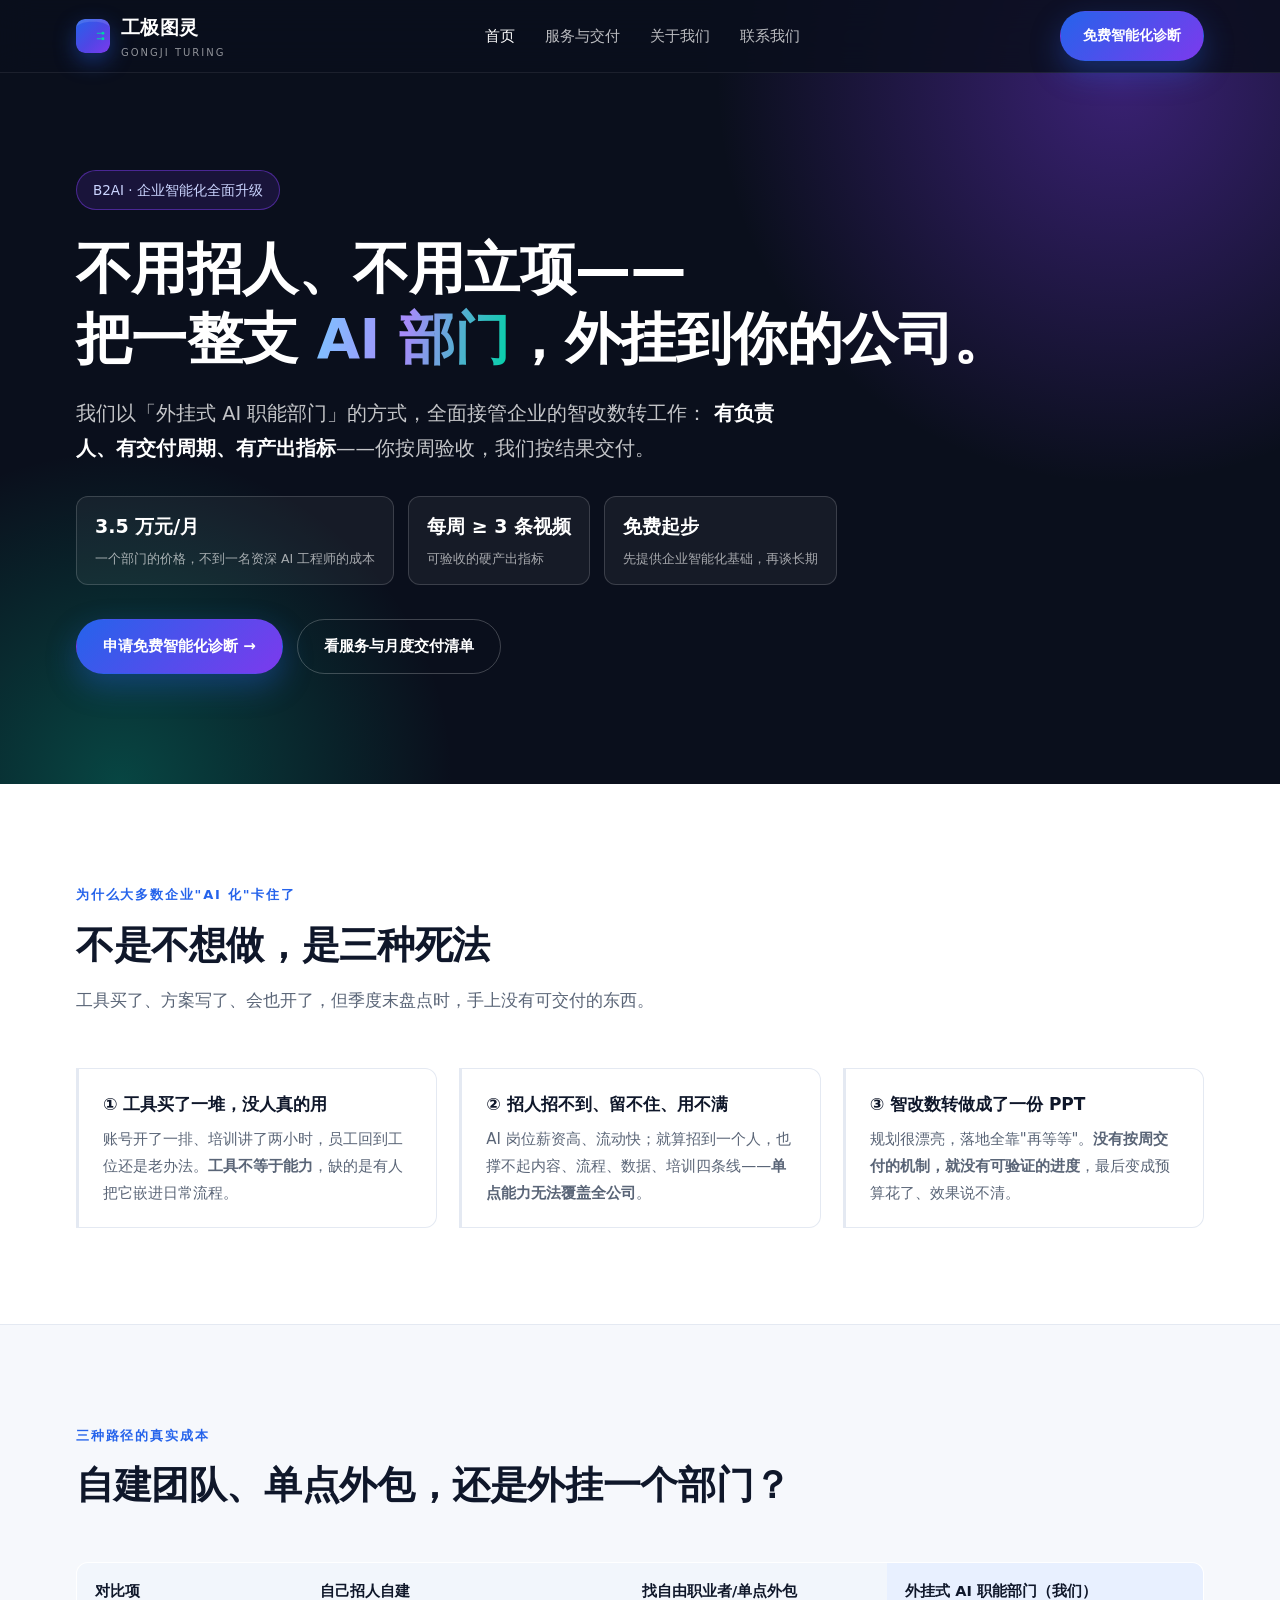
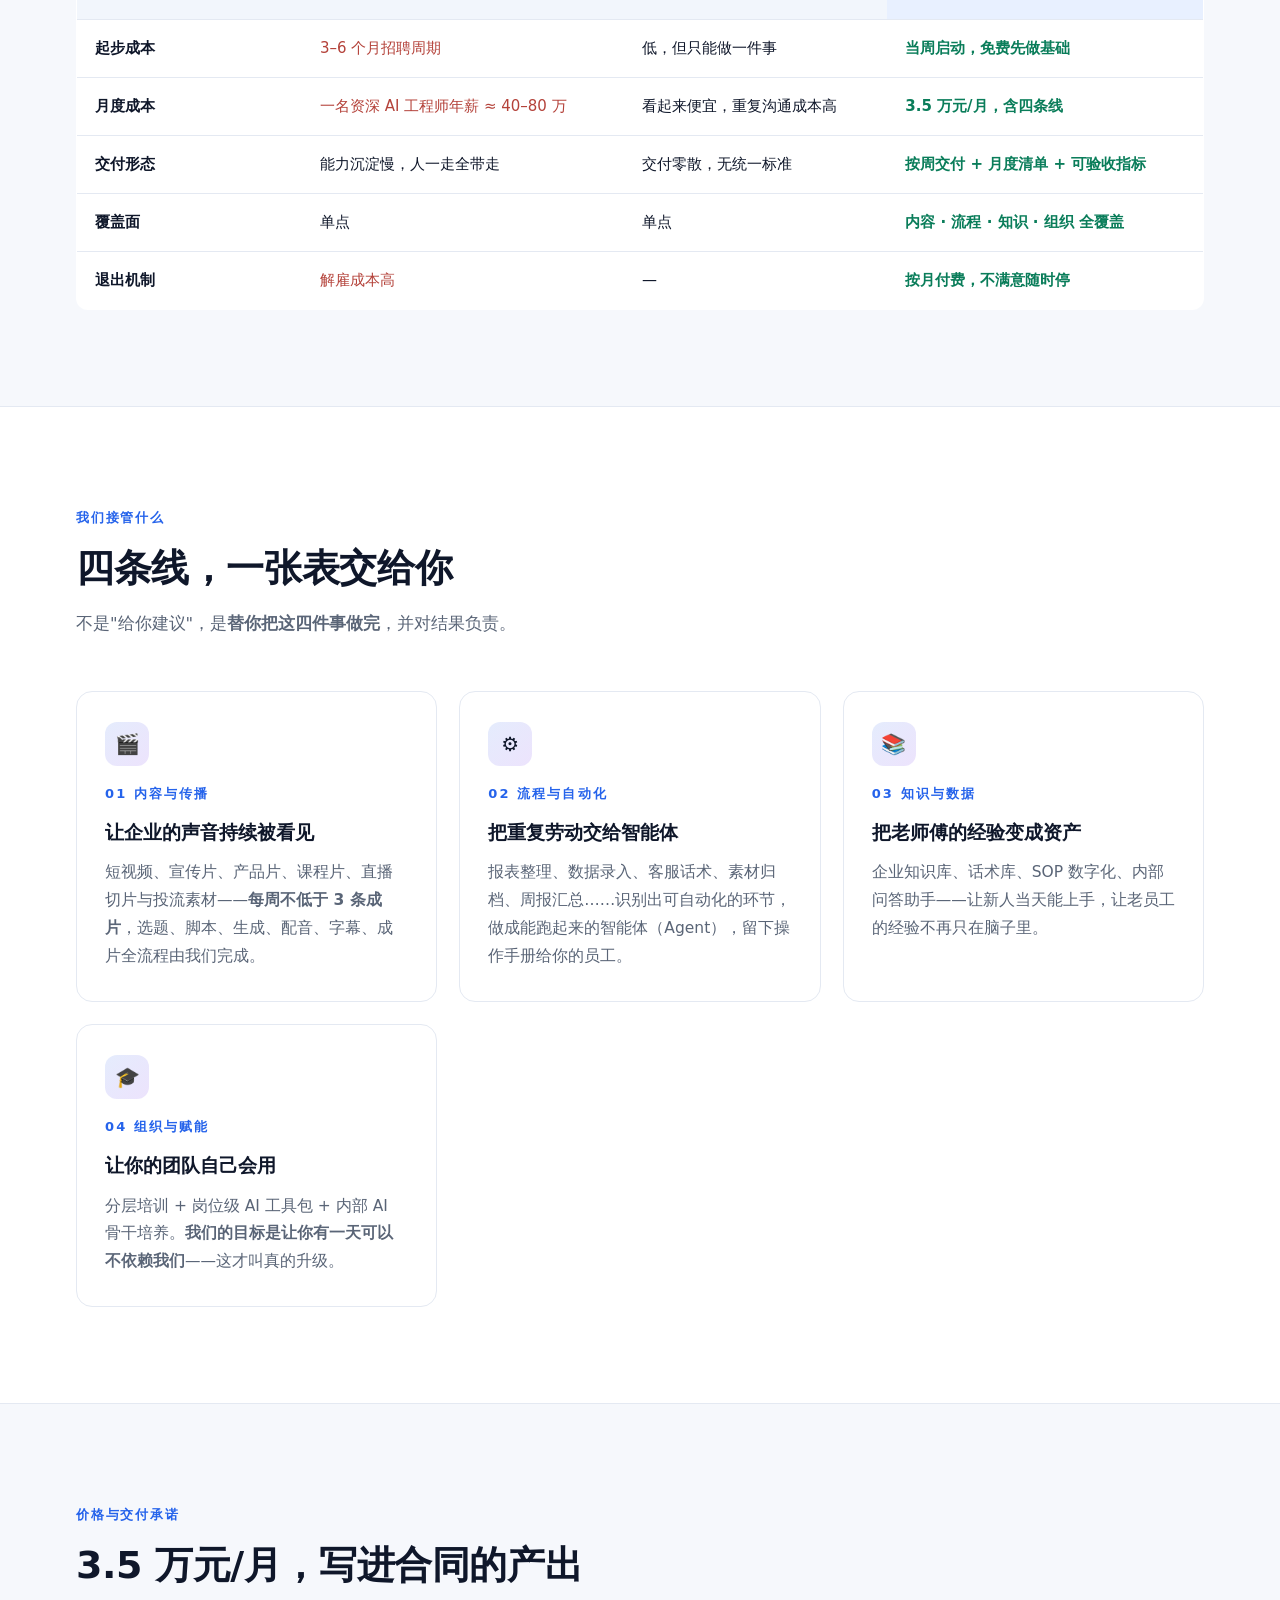
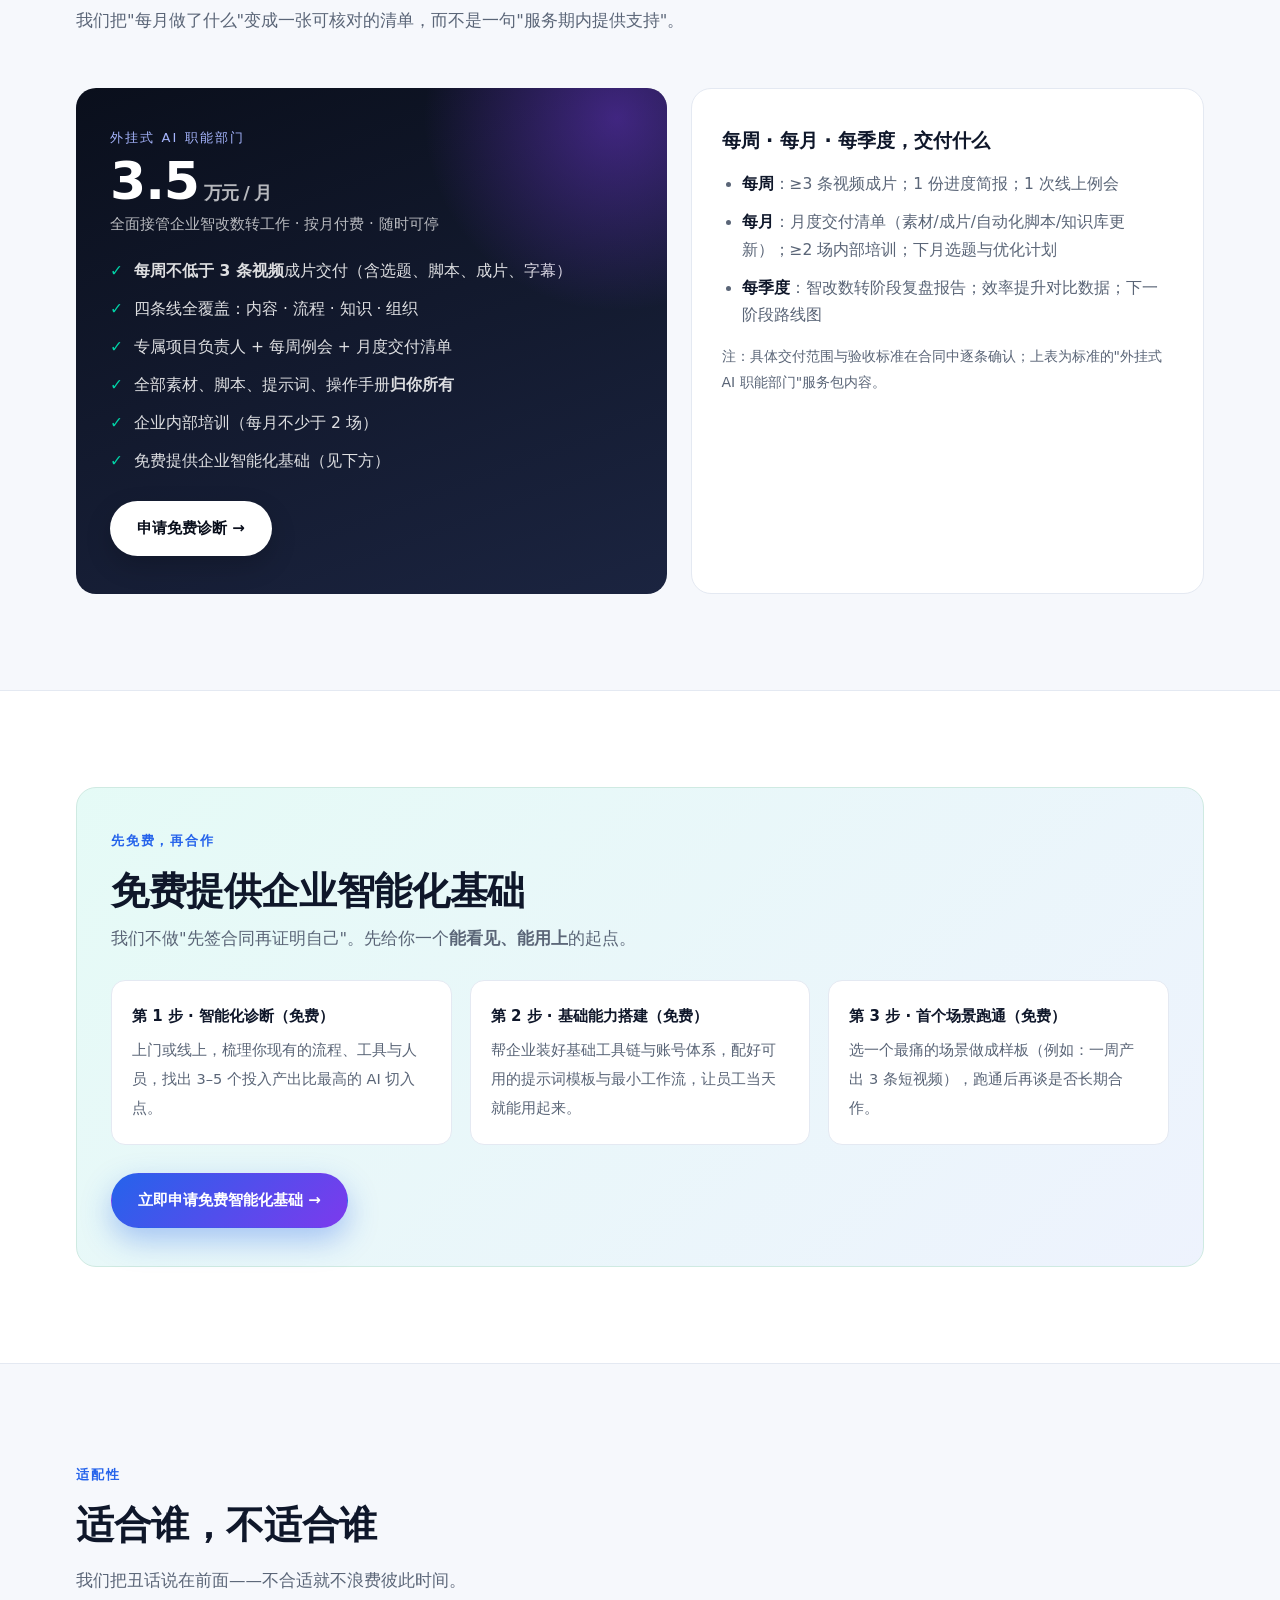
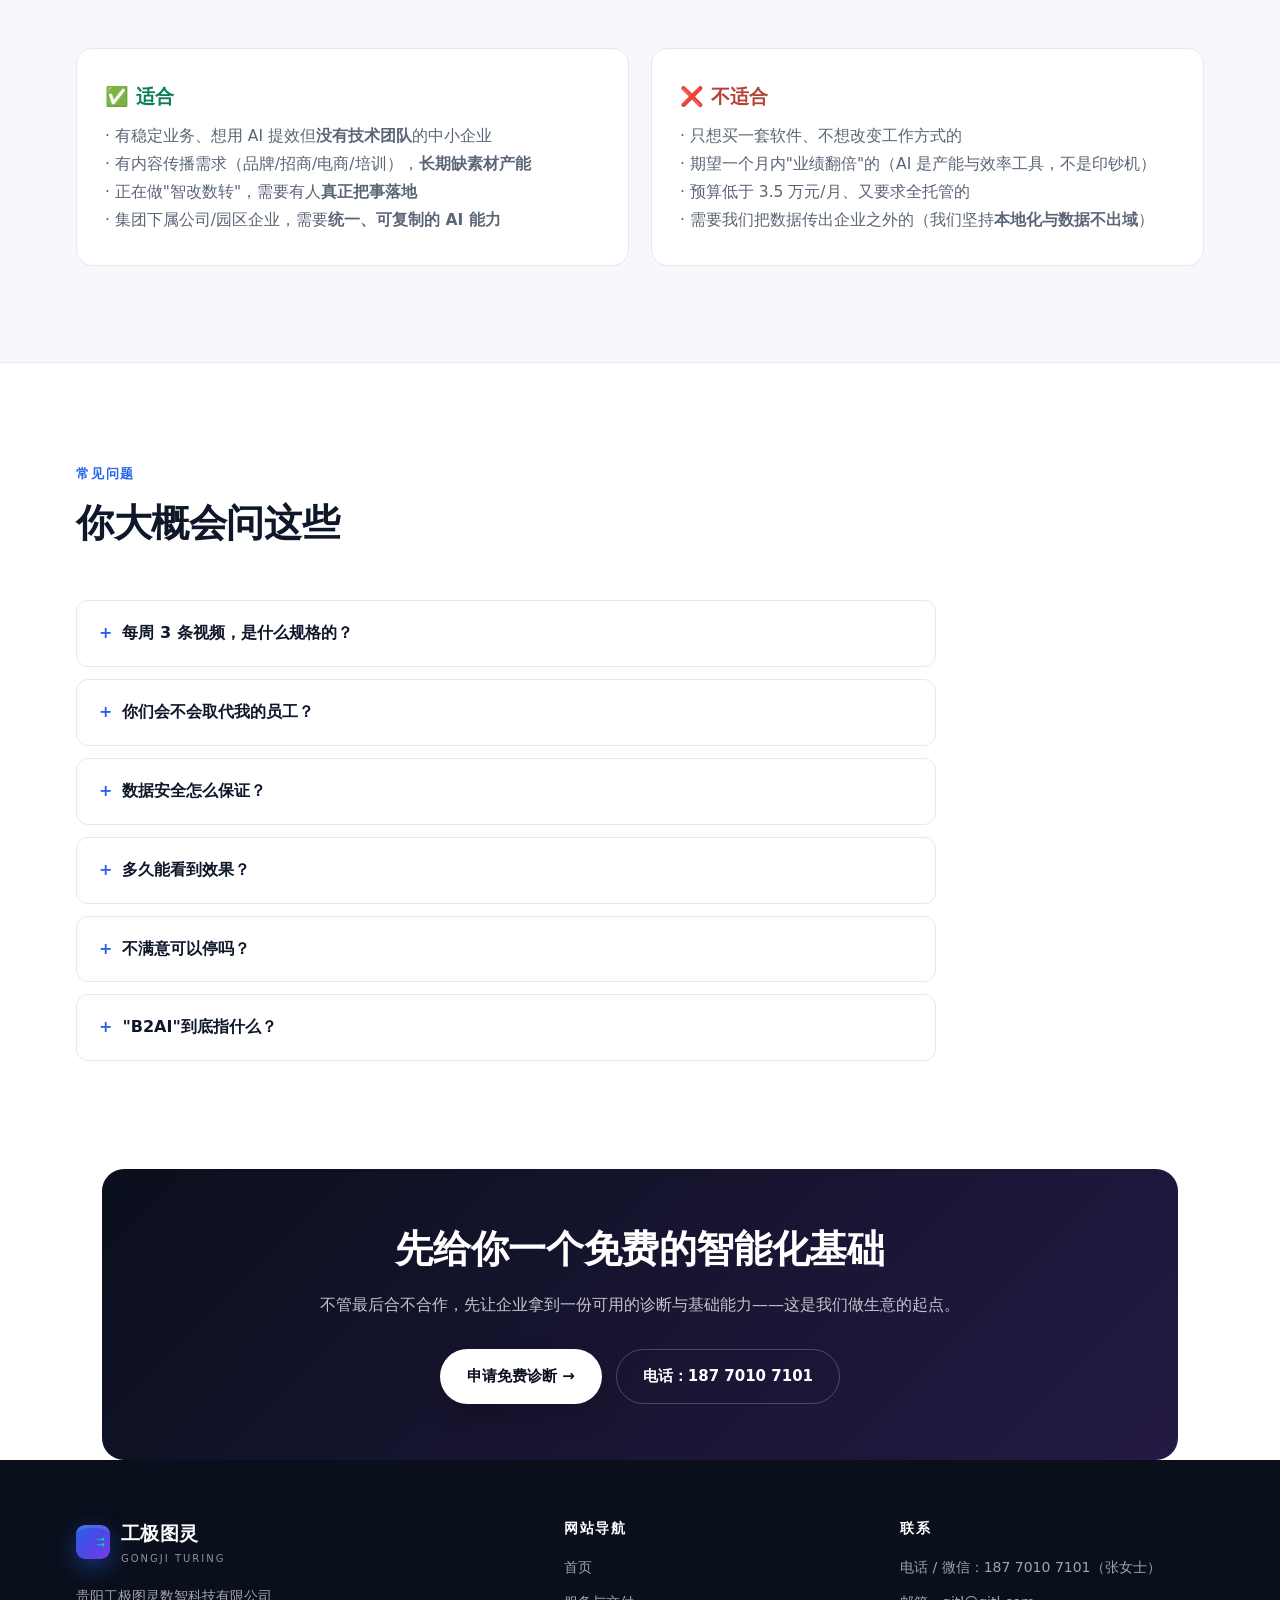
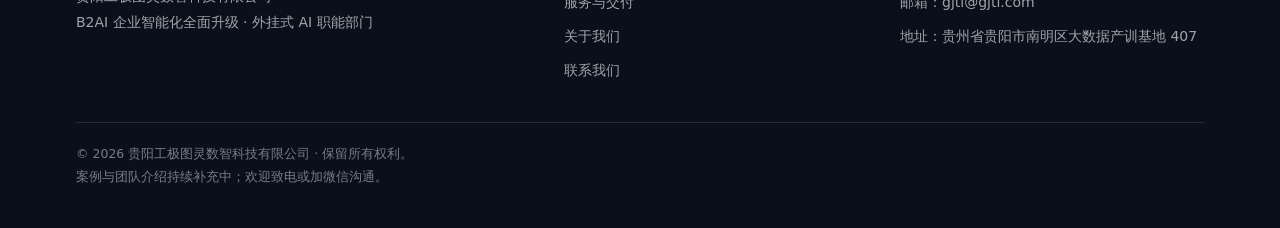
<file: index.html>
<!DOCTYPE html>
<html lang="zh-CN">
<head>
<meta charset="UTF-8">
<meta name="viewport" content="width=device-width, initial-scale=1">
<title>工极图灵 — B2AI 企业智能化全面升级 · 外挂式 AI 职能部门</title>
<meta name="description" content="贵阳工极图灵数智科技有限公司：以「外挂式 AI 职能部门」模式全面接管企业智改数转工作。3.5 万元/月，每周不低于 3 条视频产出，免费提供企业智能化基础。">
<link rel="icon" href="assets/favicon.svg">
<link rel="stylesheet" href="style.css">
</head>
<body>

<header>
  <div class="wrap">
    <a class="brand" href="index.html"><img class="mark" src="assets/logo.svg" alt="工极图灵"><span>工极图灵<small>GONGJI TURING</small></span></a>
    <nav class="main">
      <a href="index.html" class="active">首页</a>
      <a href="service.html">服务与交付</a>
      <a href="about.html">关于我们</a>
      <a href="contact.html">联系我们</a>
    </nav>
    <a class="btn btn-primary" href="contact.html" style="padding:11px 22px;font-size:14px">免费智能化诊断</a>
  </div>
</header>

<!-- ================= HERO ================= -->
<div class="hero">
  <div class="wrap">
    <span class="badge">B2AI · 企业智能化全面升级</span>
    <h1>不用招人、不用立项——<br>把一整支 <em>AI 部门</em>，外挂到你的公司。</h1>
    <p class="lead">
      我们以「外挂式 AI 职能部门」的方式，全面接管企业的智改数转工作：
      <b style="color:#fff">有负责人、有交付周期、有产出指标</b>——你按周验收，我们按结果交付。
    </p>
    <div class="kpis">
      <div class="kpi"><b>3.5 万元/月</b><span>一个部门的价格，不到一名资深 AI 工程师的成本</span></div>
      <div class="kpi"><b>每周 ≥ 3 条视频</b><span>可验收的硬产出指标</span></div>
      <div class="kpi"><b>免费起步</b><span>先提供企业智能化基础，再谈长期</span></div>
    </div>
    <div class="hero-actions">
      <a class="btn btn-primary" href="contact.html">申请免费智能化诊断 →</a>
      <a class="btn btn-ghost" href="service.html">看服务与月度交付清单</a>
    </div>
  </div>
</div>

<!-- ================= 痛点 ================= -->
<section>
  <div class="wrap">
    <div class="sec-head reveal">
      <span class="tag">为什么大多数企业"AI 化"卡住了</span>
      <h2>不是不想做，是三种死法</h2>
      <p class="sub">工具买了、方案写了、会也开了，但季度末盘点时，手上没有可交付的东西。</p>
    </div>
    <div class="grid">
      <div class="pain reveal">
        <h3>① 工具买了一堆，没人真的用</h3>
        <p>账号开了一排、培训讲了两小时，员工回到工位还是老办法。<b>工具不等于能力</b>，缺的是有人把它嵌进日常流程。</p>
      </div>
      <div class="pain reveal">
        <h3>② 招人招不到、留不住、用不满</h3>
        <p>AI 岗位薪资高、流动快；就算招到一个人，也撑不起内容、流程、数据、培训四条线——<b>单点能力无法覆盖全公司</b>。</p>
      </div>
      <div class="pain reveal">
        <h3>③ 智改数转做成了一份 PPT</h3>
        <p>规划很漂亮，落地全靠"再等等"。<b>没有按周交付的机制，就没有可验证的进度</b>，最后变成预算花了、效果说不清。</p>
      </div>
    </div>
  </div>
</section>

<!-- ================= 模式对比 ================= -->
<section class="alt">
  <div class="wrap">
    <div class="sec-head reveal">
      <span class="tag">三种路径的真实成本</span>
      <h2>自建团队、单点外包，还是外挂一个部门？</h2>
    </div>
    <div class="reveal" style="overflow-x:auto">
      <table>
        <thead>
          <tr><th style="width:20%">对比项</th><th>自己招人自建</th><th>找自由职业者/单点外包</th><th style="background:#e8f0ff">外挂式 AI 职能部门（我们）</th></tr>
        </thead>
        <tbody>
          <tr><td><b>起步成本</b></td><td class="no">3–6 个月招聘周期</td><td>低，但只能做一件事</td><td class="yes">当周启动，免费先做基础</td></tr>
          <tr><td><b>月度成本</b></td><td class="no">一名资深 AI 工程师年薪 ≈ 40–80 万</td><td>看起来便宜，重复沟通成本高</td><td class="yes">3.5 万元/月，含四条线</td></tr>
          <tr><td><b>交付形态</b></td><td>能力沉淀慢，人一走全带走</td><td>交付零散，无统一标准</td><td class="yes">按周交付 + 月度清单 + 可验收指标</td></tr>
          <tr><td><b>覆盖面</b></td><td>单点</td><td>单点</td><td class="yes">内容 · 流程 · 知识 · 组织 全覆盖</td></tr>
          <tr><td><b>退出机制</b></td><td class="no">解雇成本高</td><td>—</td><td class="yes">按月付费，不满意随时停</td></tr>
        </tbody>
      </table>
    </div>
  </div>
</section>

<!-- ================= 四块接管 ================= -->
<section>
  <div class="wrap">
    <div class="sec-head reveal">
      <span class="tag">我们接管什么</span>
      <h2>四条线，一张表交给你</h2>
      <p class="sub">不是"给你建议"，是<b>替你把这四件事做完</b>，并对结果负责。</p>
    </div>
    <div class="grid">
      <div class="card reveal">
        <div class="ico">🎬</div>
        <div class="no">01 内容与传播</div>
        <h3>让企业的声音持续被看见</h3>
        <p>短视频、宣传片、产品片、课程片、直播切片与投流素材——<b>每周不低于 3 条成片</b>，选题、脚本、生成、配音、字幕、成片全流程由我们完成。</p>
      </div>
      <div class="card reveal">
        <div class="ico">⚙️</div>
        <div class="no">02 流程与自动化</div>
        <h3>把重复劳动交给智能体</h3>
        <p>报表整理、数据录入、客服话术、素材归档、周报汇总……识别出可自动化的环节，做成能跑起来的智能体（Agent），留下操作手册给你的员工。</p>
      </div>
      <div class="card reveal">
        <div class="ico">📚</div>
        <div class="no">03 知识与数据</div>
        <h3>把老师傅的经验变成资产</h3>
        <p>企业知识库、话术库、SOP 数字化、内部问答助手——让新人当天能上手，让老员工的经验不再只在脑子里。</p>
      </div>
      <div class="card reveal">
        <div class="ico">🎓</div>
        <div class="no">04 组织与赋能</div>
        <h3>让你的团队自己会用</h3>
        <p>分层培训 + 岗位级 AI 工具包 + 内部 AI 骨干培养。<b>我们的目标是让你有一天可以不依赖我们</b>——这才叫真的升级。</p>
      </div>
    </div>
  </div>
</section>

<!-- ================= 价格与交付承诺 ================= -->
<section class="alt" id="price">
  <div class="wrap">
    <div class="sec-head reveal">
      <span class="tag">价格与交付承诺</span>
      <h2>3.5 万元/月，写进合同的产出</h2>
      <p class="sub">我们把"每月做了什么"变成一张可核对的清单，而不是一句"服务期内提供支持"。</p>
    </div>

    <div class="price-wrap">
      <div class="price-card reveal">
        <div style="font-size:13px;letter-spacing:.16em;color:#a5b4fc">外挂式 AI 职能部门</div>
        <div class="amount">3.5<small> 万元 / 月</small></div>
        <div style="color:rgba(255,255,255,.7);font-size:15px">全面接管企业智改数转工作 · 按月付费 · 随时可停</div>
        <ul>
          <li><b>每周不低于 3 条视频</b>成片交付（含选题、脚本、成片、字幕）</li>
          <li>四条线全覆盖：内容 · 流程 · 知识 · 组织</li>
          <li>专属项目负责人 + 每周例会 + 月度交付清单</li>
          <li>全部素材、脚本、提示词、操作手册<b>归你所有</b></li>
          <li>企业内部培训（每月不少于 2 场）</li>
          <li>免费提供企业智能化基础（见下方）</li>
        </ul>
        <div style="margin-top:26px"><a class="btn btn-light" href="contact.html">申请免费诊断 →</a></div>
      </div>

      <div class="include reveal">
        <h3 style="margin-bottom:14px">每周 · 每月 · 每季度，交付什么</h3>
        <ul>
          <li><b>每周</b>：≥3 条视频成片；1 份进度简报；1 次线上例会</li>
          <li><b>每月</b>：月度交付清单（素材/成片/自动化脚本/知识库更新）；≥2 场内部培训；下月选题与优化计划</li>
          <li><b>每季度</b>：智改数转阶段复盘报告；效率提升对比数据；下一阶段路线图</li>
        </ul>
        <p class="dim" style="font-size:14px;margin-top:14px">
          注：具体交付范围与验收标准在合同中逐条确认；上表为标准的"外挂式 AI 职能部门"服务包内容。
        </p>
      </div>
    </div>
  </div>
</section>

<!-- ================= 免费起步 ================= -->
<section>
  <div class="wrap">
    <div class="free reveal">
      <span class="tag">先免费，再合作</span>
      <h2>免费提供企业智能化基础</h2>
      <p class="sub">我们不做"先签合同再证明自己"。先给你一个<b>能看见、能用上</b>的起点。</p>
      <div class="steps">
        <div class="step">
          <b>第 1 步 · 智能化诊断（免费）</b>
          <span>上门或线上，梳理你现有的流程、工具与人员，找出 3–5 个投入产出比最高的 AI 切入点。</span>
        </div>
        <div class="step">
          <b>第 2 步 · 基础能力搭建（免费）</b>
          <span>帮企业装好基础工具链与账号体系，配好可用的提示词模板与最小工作流，让员工当天就能用起来。</span>
        </div>
        <div class="step">
          <b>第 3 步 · 首个场景跑通（免费）</b>
          <span>选一个最痛的场景做成样板（例如：一周产出 3 条短视频），跑通后再谈是否长期合作。</span>
        </div>
      </div>
      <div style="margin-top:28px"><a class="btn btn-primary" href="contact.html">立即申请免费智能化基础 →</a></div>
    </div>
  </div>
</section>

<!-- ================= 适合谁 ================= -->
<section class="alt">
  <div class="wrap">
    <div class="sec-head reveal">
      <span class="tag">适配性</span>
      <h2>适合谁，不适合谁</h2>
      <p class="sub">我们把丑话说在前面——不合适就不浪费彼此时间。</p>
    </div>
    <div class="grid">
      <div class="card reveal">
        <h3 style="color:#0a7d5a">✅ 适合</h3>
        <p>
          · 有稳定业务、想用 AI 提效但<b>没有技术团队</b>的中小企业<br>
          · 有内容传播需求（品牌/招商/电商/培训），<b>长期缺素材产能</b><br>
          · 正在做"智改数转"，需要有人<b>真正把事落地</b><br>
          · 集团下属公司/园区企业，需要<b>统一、可复制的 AI 能力</b>
        </p>
      </div>
      <div class="card reveal">
        <h3 style="color:#b4423a">❌ 不适合</h3>
        <p>
          · 只想买一套软件、不想改变工作方式的<br>
          · 期望一个月内"业绩翻倍"的（AI 是产能与效率工具，不是印钞机）<br>
          · 预算低于 3.5 万元/月、又要求全托管的<br>
          · 需要我们把数据传出企业之外的（我们坚持<b>本地化与数据不出域</b>）
        </p>
      </div>
    </div>
  </div>
</section>

<!-- ================= FAQ ================= -->
<section>
  <div class="wrap">
    <div class="sec-head reveal">
      <span class="tag">常见问题</span>
      <h2>你大概会问这些</h2>
    </div>
    <div style="max-width:860px">
      <details class="reveal"><summary>每周 3 条视频，是什么规格的？</summary>
        <p>通常为适配抖音/视频号/官网的成片：竖屏或横屏、15–60 秒、含字幕与配音。数量为<b>不低于 3 条</b>，超出部分按约定计费或计入下月额度。具体规格在合同中确定。</p></details>
      <details class="reveal"><summary>你们会不会取代我的员工？</summary>
        <p>恰恰相反。我们的目标是<b>让你的员工更强</b>：把重复劳动交给智能体，把方法留在企业内部。服务期内每月不少于 2 场培训，并培养内部 AI 骨干——你要的是能力，不是依赖。</p></details>
      <details class="reveal"><summary>数据安全怎么保证？</summary>
        <p>我们优先采用<b>本地化部署</b>方案：模型与素材在企业内部环境运行，敏感数据不出域；必须上云的环节签署保密协议并做权限隔离。所有素材、脚本、提示词的使用权归企业所有。</p></details>
      <details class="reveal"><summary>多久能看到效果？</summary>
        <p>内容类交付<b>第一周就能看到成片</b>；流程自动化通常 2–4 周上线第一个可跑的智能体。免费的基础搭建阶段就能看到可用成果，再决定是否长期合作。</p></details>
      <details class="reveal"><summary>不满意可以停吗？</summary>
        <p>可以。按月付费，不需要长期绑定；服务期内未达成交付承诺的部分，按合同约定补做或抵扣。</p></details>
      <details class="reveal"><summary>"B2AI"到底指什么？</summary>
        <p>Business to AI：让企业从"买 AI 工具"走到"长出 AI 能力"。我们认为真正的智能化升级不是采购行为，而是<b>组织结构与工作方式的一次改造</b>——所以我们用"外挂一个 AI 部门"的方式，把它变成可交付、可验收的日常。</p></details>
    </div>
  </div>
</section>

<!-- ================= CTA ================= -->
<div class="wrap">
  <div class="cta reveal">
    <h2>先给你一个免费的智能化基础</h2>
    <p>不管最后合不合作，先让企业拿到一份可用的诊断与基础能力——这是我们做生意的起点。</p>
    <div style="display:flex;gap:14px;justify-content:center;flex-wrap:wrap">
      <a class="btn btn-light" href="contact.html">申请免费诊断 →</a>
      <a class="btn btn-ghost" href="tel:18770107101">电话：187 7010 7101</a>
    </div>
  </div>
</div>

<footer>
  <div class="wrap">
    <div class="cols">
      <div>
        <div class="brand" style="margin-bottom:16px"><img class="mark" src="assets/logo.svg" alt="工极图灵"><span>工极图灵<small>GONGJI TURING</small></span></div>
        <p style="margin:0;max-width:360px">贵阳工极图灵数智科技有限公司<br>B2AI 企业智能化全面升级 · 外挂式 AI 职能部门</p>
      </div>
      <div>
        <h4>网站导航</h4>
        <ul>
          <li><a href="index.html">首页</a></li>
          <li><a href="service.html">服务与交付</a></li>
          <li><a href="about.html">关于我们</a></li>
          <li><a href="contact.html">联系我们</a></li>
        </ul>
      </div>
      <div>
        <h4>联系</h4>
        <ul>
          <li>电话 / 微信：<a href="tel:18770107101">187 7010 7101</a>（张女士）</li>
          <li>邮箱：<a href="mailto:gjtl@gjtl.com">gjtl@gjtl.com</a></li>
          
          <li>地址：贵州省贵阳市南明区大数据产训基地 407</li>
        </ul>
      </div>
    </div>
    <div class="fnote">
      © 2026 贵阳工极图灵数智科技有限公司 · 保留所有权利。<br>
      案例与团队介绍持续补充中；欢迎致电或加微信沟通。
    </div>
  </div>
</footer>

<script>
  document.documentElement.classList.add('js');
  const io=new IntersectionObserver(es=>{es.forEach(e=>{if(e.isIntersecting){e.target.classList.add('in');io.unobserve(e.target)}})},{threshold:.12});
  document.querySelectorAll('.reveal').forEach((el,i)=>{el.style.transitionDelay=(i%5*60)+'ms';io.observe(el)});
</script>
</body>
</html>
</file>
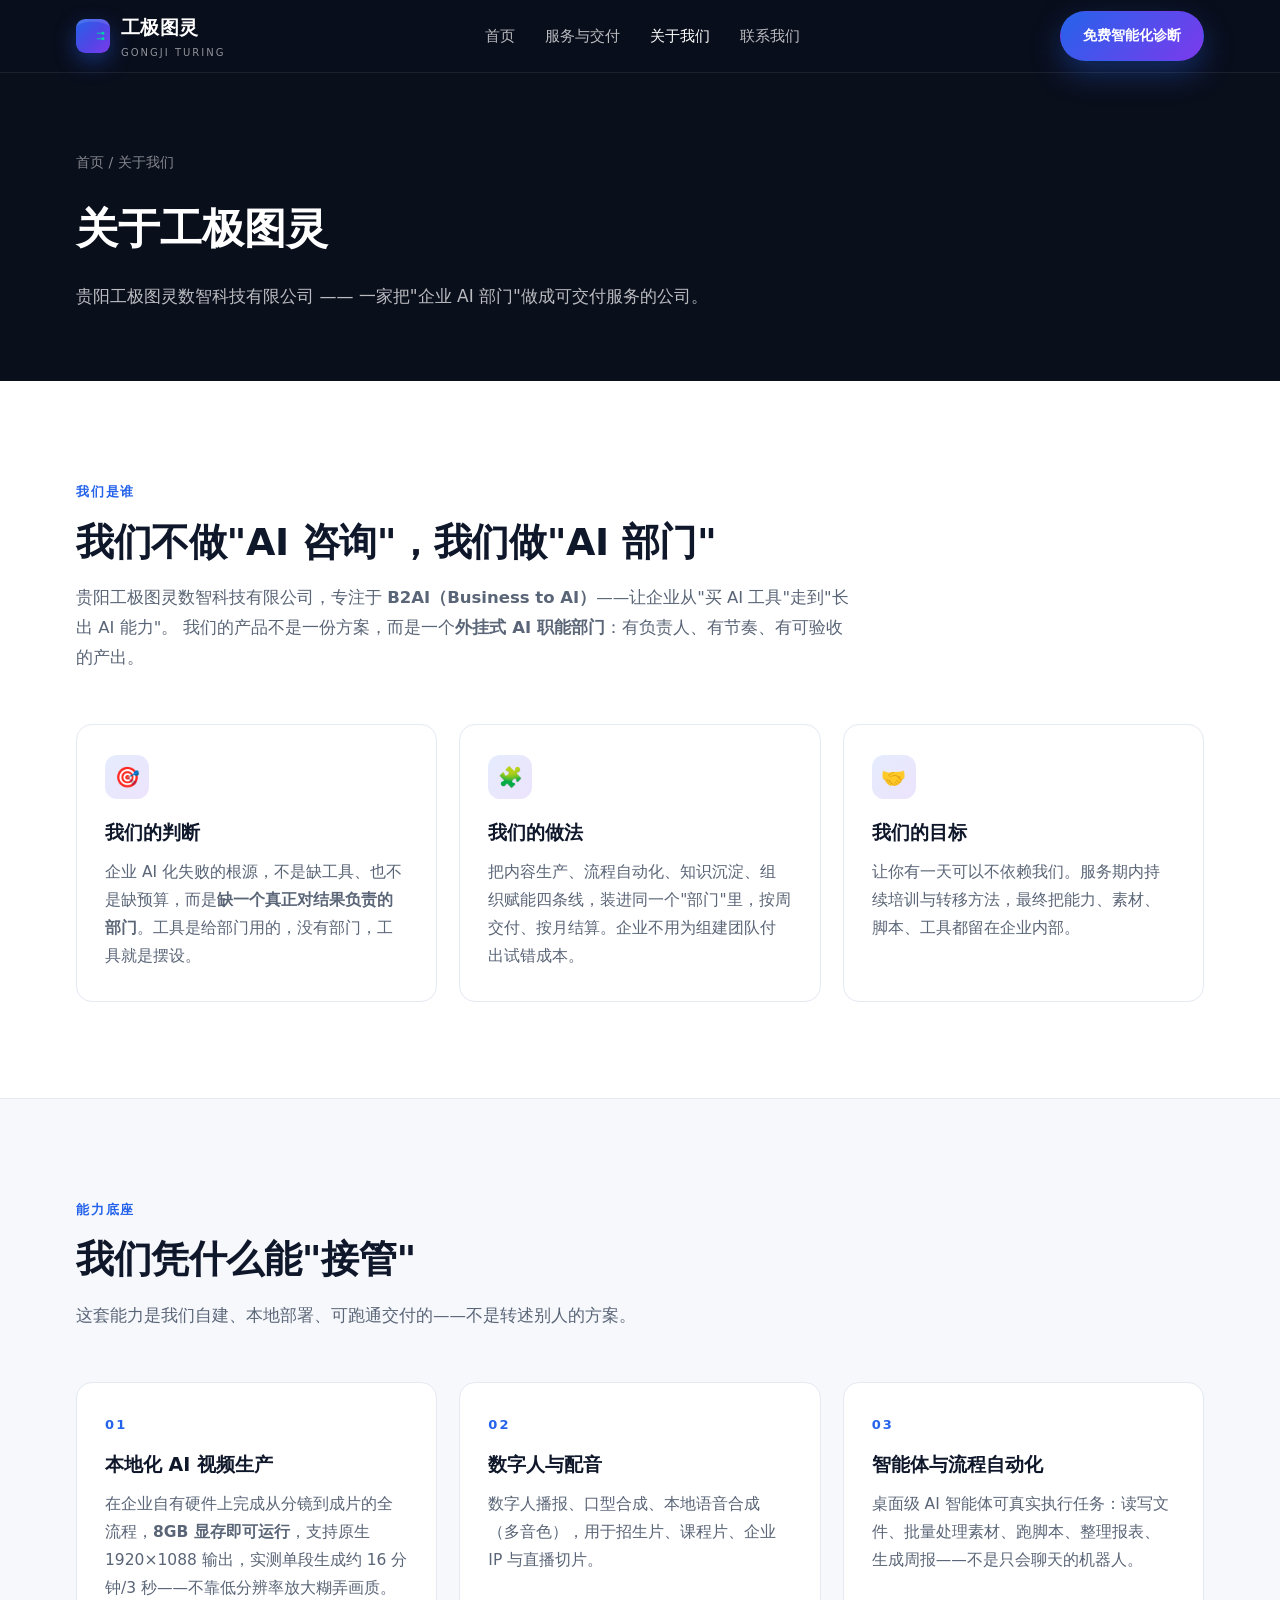
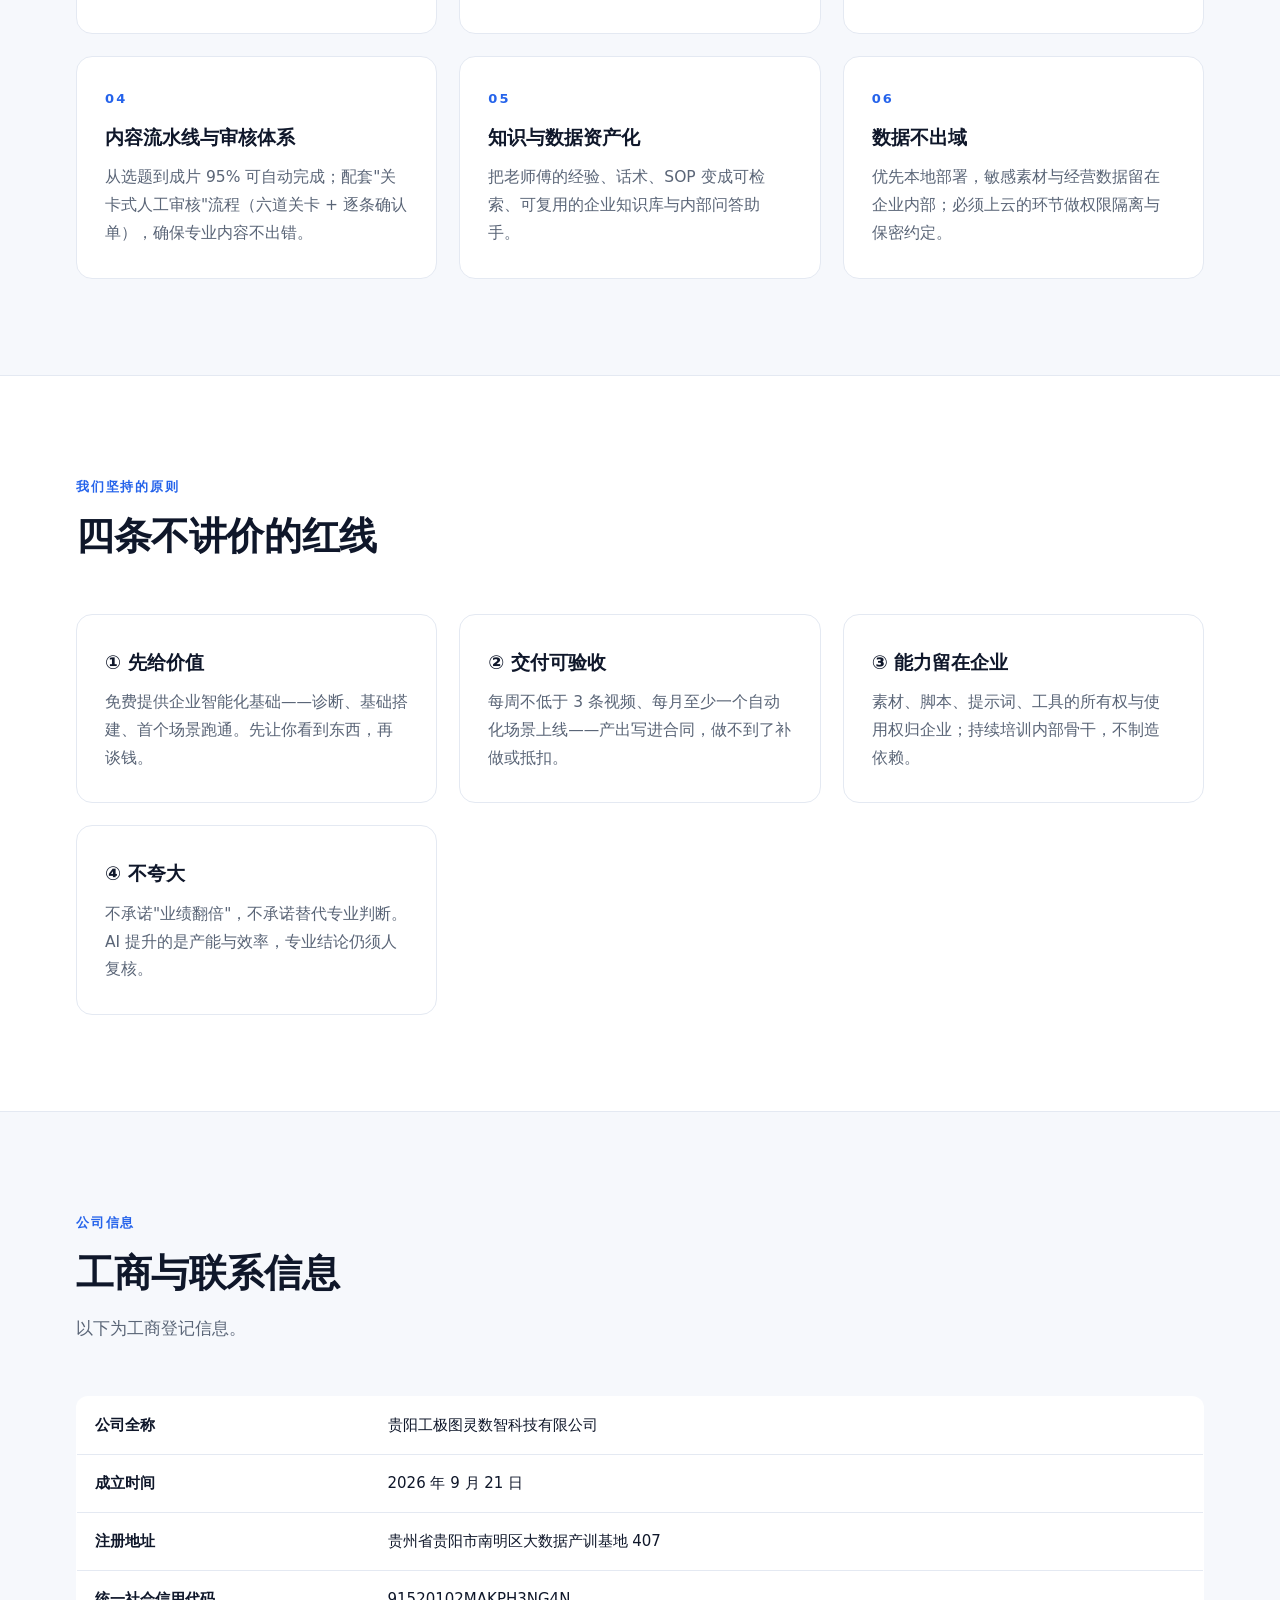
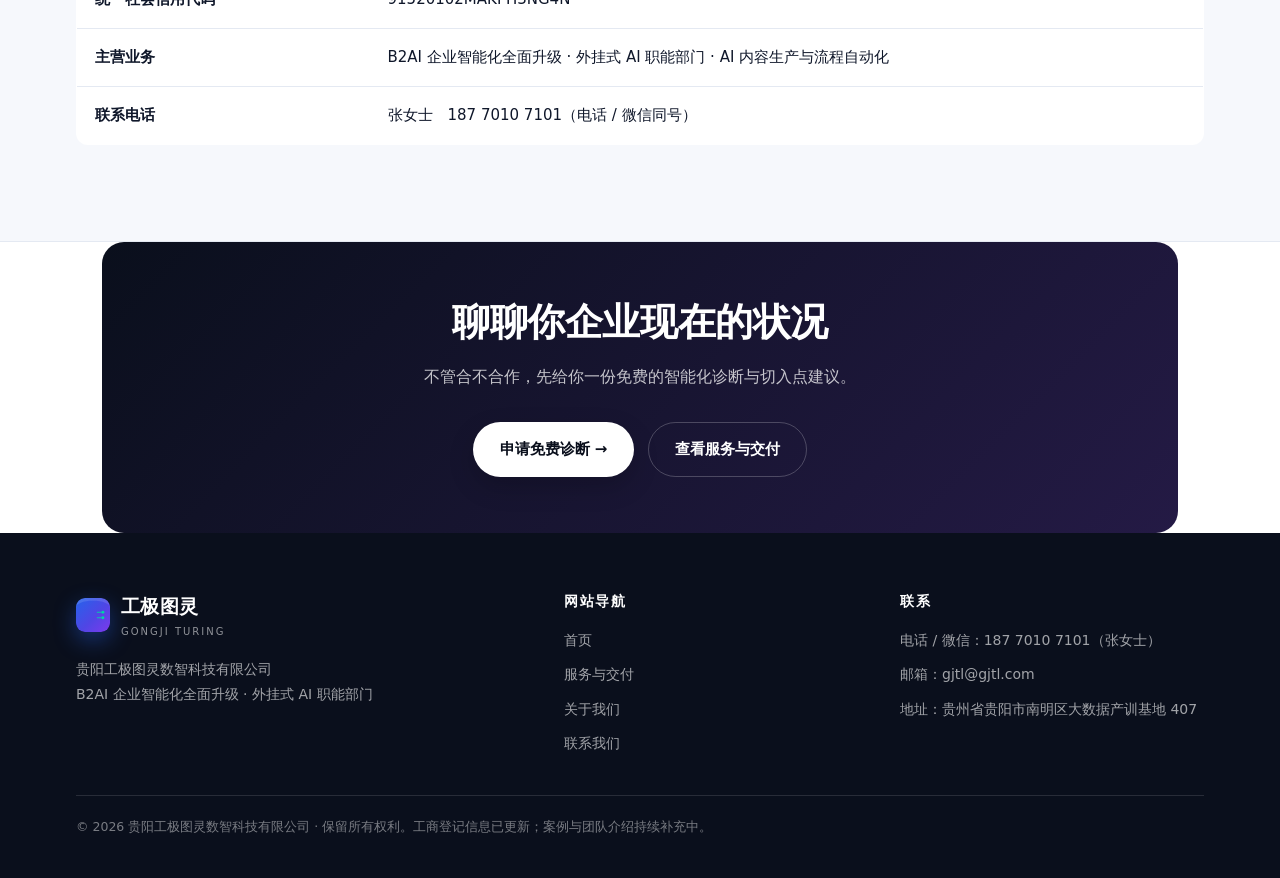
<file: about.html>
<!DOCTYPE html>
<html lang="zh-CN">
<head>
<meta charset="UTF-8">
<meta name="viewport" content="width=device-width, initial-scale=1">
<title>关于我们 — 工极图灵 · B2AI 企业智能化升级</title>
<meta name="description" content="贵阳工极图灵数智科技有限公司：以本地化 AI 能力为基础，用「外挂式 AI 职能部门」帮企业完成 B2AI 智能化全面升级。">
<link rel="icon" href="assets/favicon.svg">
<link rel="stylesheet" href="style.css">
</head>
<body>

<header>
  <div class="wrap">
    <a class="brand" href="index.html"><img class="mark" src="assets/logo.svg" alt="工极图灵"><span>工极图灵<small>GONGJI TURING</small></span></a>
    <nav class="main">
      <a href="index.html">首页</a>
      <a href="service.html">服务与交付</a>
      <a href="about.html" class="active">关于我们</a>
      <a href="contact.html">联系我们</a>
    </nav>
    <a class="btn btn-primary" href="contact.html" style="padding:11px 22px;font-size:14px">免费智能化诊断</a>
  </div>
</header>

<div class="page-head">
  <div class="wrap">
    <div class="breadcrumb"><a href="index.html">首页</a> / 关于我们</div>
    <h1>关于工极图灵</h1>
    <p>贵阳工极图灵数智科技有限公司 —— 一家把"企业 AI 部门"做成可交付服务的公司。</p>
  </div>
</div>

<!-- 我们是谁 -->
<section>
  <div class="wrap">
    <div class="sec-head reveal">
      <span class="tag">我们是谁</span>
      <h2>我们不做"AI 咨询"，我们做"AI 部门"</h2>
      <p class="sub">
        贵阳工极图灵数智科技有限公司，专注于 <b>B2AI（Business to AI）</b>——让企业从"买 AI 工具"走到"长出 AI 能力"。
        我们的产品不是一份方案，而是一个<b>外挂式 AI 职能部门</b>：有负责人、有节奏、有可验收的产出。
      </p>
    </div>
    <div class="grid">
      <div class="card reveal">
        <div class="ico">🎯</div>
        <h3>我们的判断</h3>
        <p>企业 AI 化失败的根源，不是缺工具、也不是缺预算，而是<b>缺一个真正对结果负责的部门</b>。工具是给部门用的，没有部门，工具就是摆设。</p>
      </div>
      <div class="card reveal">
        <div class="ico">🧩</div>
        <h3>我们的做法</h3>
        <p>把内容生产、流程自动化、知识沉淀、组织赋能四条线，装进同一个"部门"里，按周交付、按月结算。企业不用为组建团队付出试错成本。</p>
      </div>
      <div class="card reveal">
        <div class="ico">🤝</div>
        <h3>我们的目标</h3>
        <p>让你有一天可以不依赖我们。服务期内持续培训与转移方法，最终把能力、素材、脚本、工具都留在企业内部。</p>
      </div>
    </div>
  </div>
</section>

<!-- 能力栈 -->
<section class="alt">
  <div class="wrap">
    <div class="sec-head reveal">
      <span class="tag">能力底座</span>
      <h2>我们凭什么能"接管"</h2>
      <p class="sub">这套能力是我们自建、本地部署、可跑通交付的——不是转述别人的方案。</p>
    </div>
    <div class="grid">
      <div class="card reveal"><div class="no">01</div><h3>本地化 AI 视频生产</h3><p>在企业自有硬件上完成从分镜到成片的全流程，<b>8GB 显存即可运行</b>，支持原生 1920×1088 输出，实测单段生成约 16 分钟/3 秒——不靠低分辨率放大糊弄画质。</p></div>
      <div class="card reveal"><div class="no">02</div><h3>数字人与配音</h3><p>数字人播报、口型合成、本地语音合成（多音色），用于招生片、课程片、企业 IP 与直播切片。</p></div>
      <div class="card reveal"><div class="no">03</div><h3>智能体与流程自动化</h3><p>桌面级 AI 智能体可真实执行任务：读写文件、批量处理素材、跑脚本、整理报表、生成周报——不是只会聊天的机器人。</p></div>
      <div class="card reveal"><div class="no">04</div><h3>内容流水线与审核体系</h3><p>从选题到成片 95% 可自动完成；配套"关卡式人工审核"流程（六道关卡 + 逐条确认单），确保专业内容不出错。</p></div>
      <div class="card reveal"><div class="no">05</div><h3>知识与数据资产化</h3><p>把老师傅的经验、话术、SOP 变成可检索、可复用的企业知识库与内部问答助手。</p></div>
      <div class="card reveal"><div class="no">06</div><h3>数据不出域</h3><p>优先本地部署，敏感素材与经营数据留在企业内部；必须上云的环节做权限隔离与保密约定。</p></div>
    </div>
  </div>
</section>

<!-- 原则 -->
<section>
  <div class="wrap">
    <div class="sec-head reveal">
      <span class="tag">我们坚持的原则</span>
      <h2>四条不讲价的红线</h2>
    </div>
    <div class="grid">
      <div class="card reveal"><h3>① 先给价值</h3><p>免费提供企业智能化基础——诊断、基础搭建、首个场景跑通。先让你看到东西，再谈钱。</p></div>
      <div class="card reveal"><h3>② 交付可验收</h3><p>每周不低于 3 条视频、每月至少一个自动化场景上线——产出写进合同，做不到了补做或抵扣。</p></div>
      <div class="card reveal"><h3>③ 能力留在企业</h3><p>素材、脚本、提示词、工具的所有权与使用权归企业；持续培训内部骨干，不制造依赖。</p></div>
      <div class="card reveal"><h3>④ 不夸大</h3><p>不承诺"业绩翻倍"，不承诺替代专业判断。AI 提升的是产能与效率，专业结论仍须人复核。</p></div>
    </div>
  </div>
</section>

<!-- 公司信息 -->
<section class="alt">
  <div class="wrap">
    <div class="sec-head reveal">
      <span class="tag">公司信息</span>
      <h2>工商与联系信息</h2>
      <p class="sub">以下为工商登记信息。</p>
    </div>
    <div class="reveal" style="overflow-x:auto">
      <table>
        <tr><td style="width:26%"><b>公司全称</b></td><td>贵阳工极图灵数智科技有限公司</td></tr>
        <tr><td><b>成立时间</b></td><td>2026 年 9 月 21 日</td></tr>
        <tr><td><b>注册地址</b></td><td>贵州省贵阳市南明区大数据产训基地 407</td></tr>
        <tr><td><b>统一社会信用代码</b></td><td>91520102MAKPH3NG4N</td></tr>
        <tr><td><b>主营业务</b></td><td>B2AI 企业智能化全面升级 · 外挂式 AI 职能部门 · AI 内容生产与流程自动化</td></tr>
        <tr><td><b>联系电话</b></td><td>张女士　187 7010 7101（电话 / 微信同号）</td></tr>
      </table>
    </div>
  </div>
</section>

<div class="wrap">
  <div class="cta reveal">
    <h2>聊聊你企业现在的状况</h2>
    <p>不管合不合作，先给你一份免费的智能化诊断与切入点建议。</p>
    <div style="display:flex;gap:14px;justify-content:center;flex-wrap:wrap">
      <a class="btn btn-light" href="contact.html">申请免费诊断 →</a>
      <a class="btn btn-ghost" href="service.html">查看服务与交付</a>
    </div>
  </div>
</div>

<footer>
  <div class="wrap">
    <div class="cols">
      <div>
        <div class="brand" style="margin-bottom:16px"><img class="mark" src="assets/logo.svg" alt="工极图灵"><span>工极图灵<small>GONGJI TURING</small></span></div>
        <p style="margin:0;max-width:360px">贵阳工极图灵数智科技有限公司<br>B2AI 企业智能化全面升级 · 外挂式 AI 职能部门</p>
      </div>
      <div><h4>网站导航</h4><ul>
        <li><a href="index.html">首页</a></li><li><a href="service.html">服务与交付</a></li>
        <li><a href="about.html">关于我们</a></li><li><a href="contact.html">联系我们</a></li></ul></div>
      <div><h4>联系</h4><ul>
        <li>电话 / 微信：<a href="tel:18770107101">187 7010 7101</a>（张女士）</li>
          <li>邮箱：<a href="mailto:gjtl@gjtl.com">gjtl@gjtl.com</a></li><li>地址：贵州省贵阳市南明区大数据产训基地 407</li></ul></div>
    </div>
    <div class="fnote">© 2026 贵阳工极图灵数智科技有限公司 · 保留所有权利。工商登记信息已更新；案例与团队介绍持续补充中。</div>
  </div>
</footer>

<script>
  document.documentElement.classList.add('js');
  const io=new IntersectionObserver(es=>{es.forEach(e=>{if(e.isIntersecting){e.target.classList.add('in');io.unobserve(e.target)}})},{threshold:.12});
  document.querySelectorAll('.reveal').forEach((el,i)=>{el.style.transitionDelay=(i%5*60)+'ms';io.observe(el)});
</script>
</body>
</html>
</file>
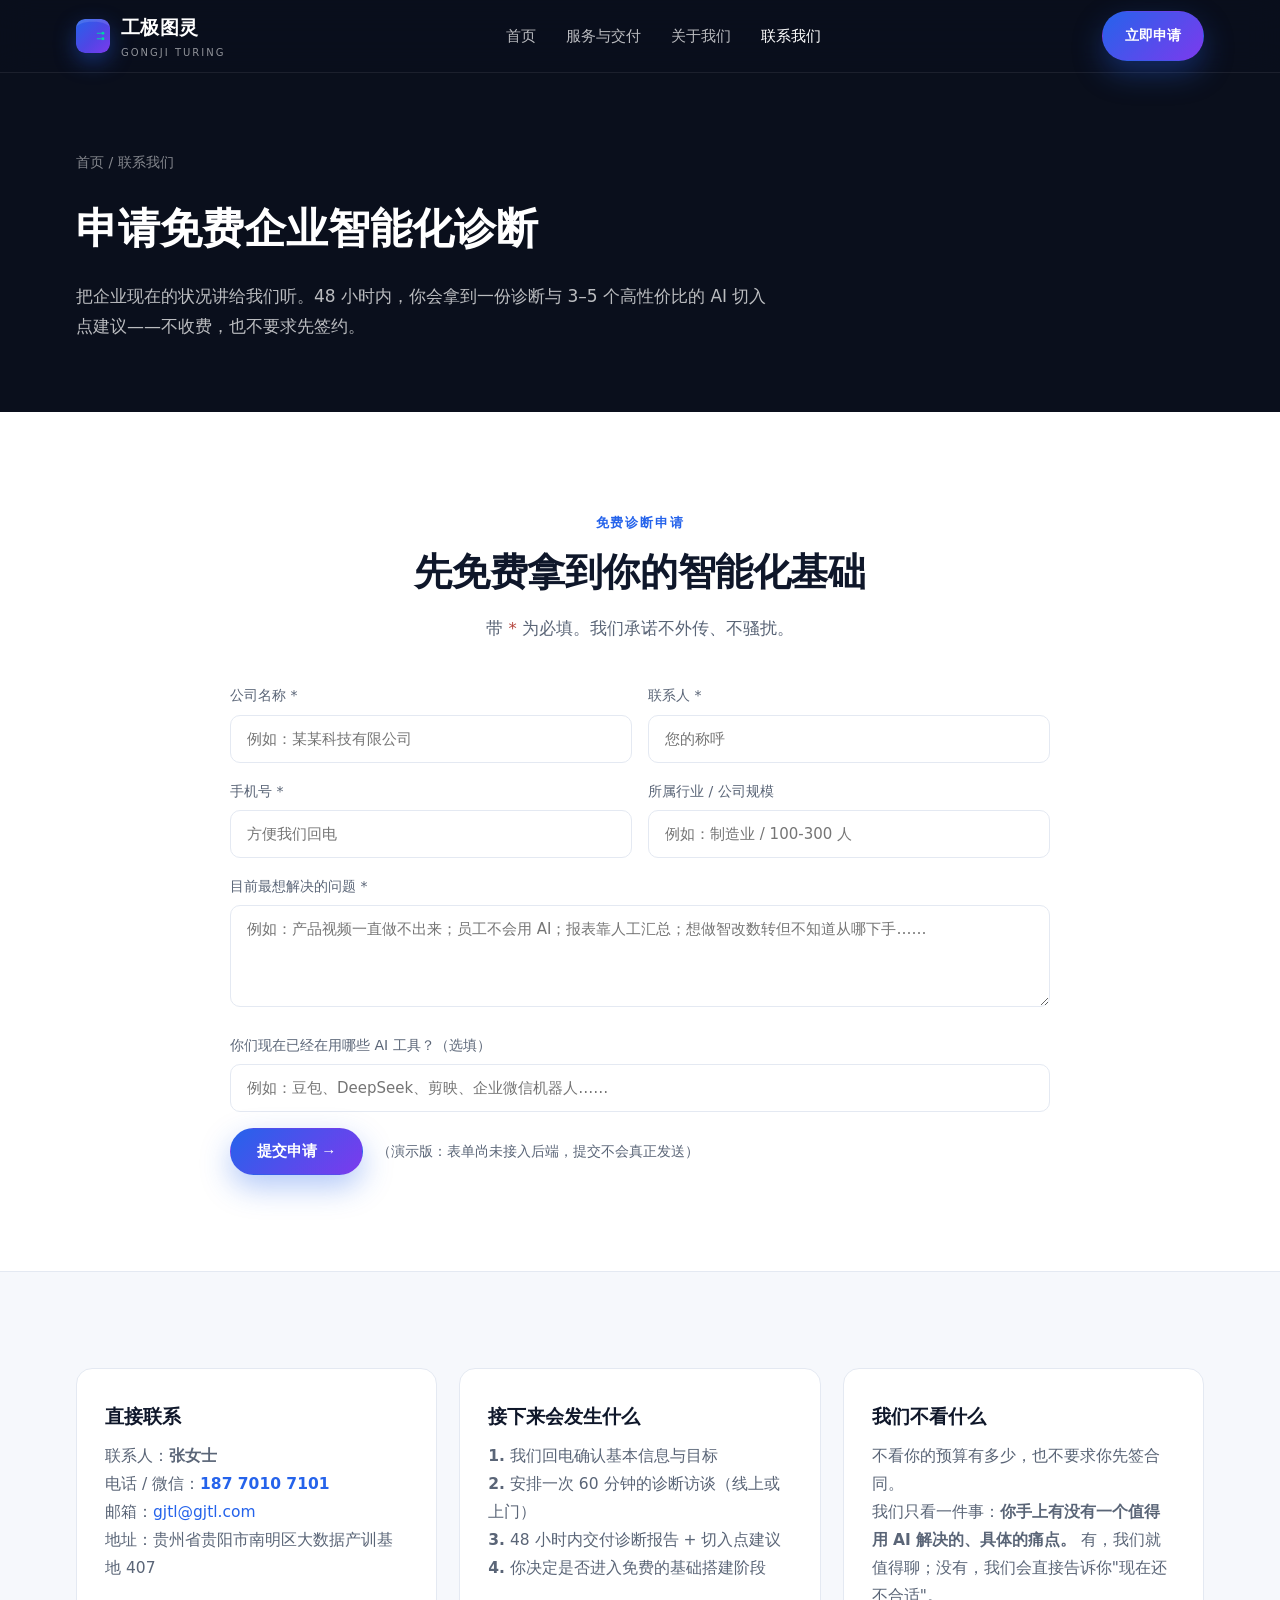
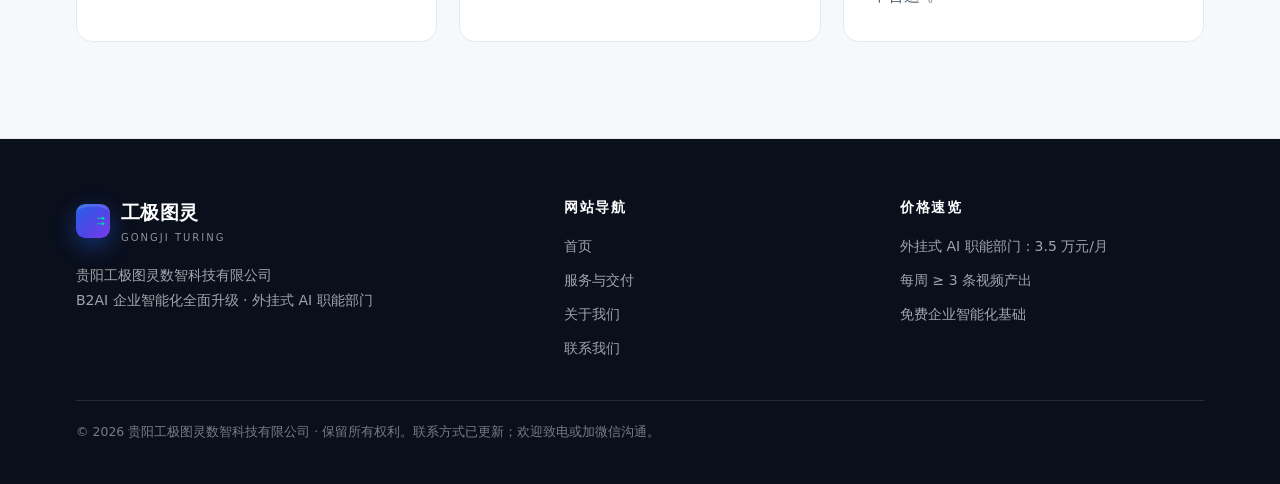
<file: contact.html>
<!DOCTYPE html>
<html lang="zh-CN">
<head>
<meta charset="UTF-8">
<meta name="viewport" content="width=device-width, initial-scale=1">
<title>联系我们 — 工极图灵 · 申请免费企业智能化诊断</title>
<meta name="description" content="申请工极图灵免费企业智能化诊断：梳理现状、给出 3-5 个高投入产出比的 AI 切入点与优先级排序，48 小时内响应。">
<link rel="icon" href="assets/favicon.svg">
<link rel="stylesheet" href="style.css">
</head>
<body>

<header>
  <div class="wrap">
    <a class="brand" href="index.html"><img class="mark" src="assets/logo.svg" alt="工极图灵"><span>工极图灵<small>GONGJI TURING</small></span></a>
    <nav class="main">
      <a href="index.html">首页</a>
      <a href="service.html">服务与交付</a>
      <a href="about.html">关于我们</a>
      <a href="contact.html" class="active">联系我们</a>
    </nav>
    <a class="btn btn-primary" href="#form" style="padding:11px 22px;font-size:14px">立即申请</a>
  </div>
</header>

<div class="page-head">
  <div class="wrap">
    <div class="breadcrumb"><a href="index.html">首页</a> / 联系我们</div>
    <h1>申请免费企业智能化诊断</h1>
    <p>把企业现在的状况讲给我们听。48 小时内，你会拿到一份诊断与 3–5 个高性价比的 AI 切入点建议——不收费，也不要求先签约。</p>
  </div>
</div>

<!-- 表单 -->
<section id="form">
  <div class="wrap">
    <div class="sec-head reveal" style="text-align:center;margin:0 auto 40px">
      <span class="tag">免费诊断申请</span>
      <h2>先免费拿到你的智能化基础</h2>
      <p class="sub">带 <span style="color:#b4423a">*</span> 为必填。我们承诺不外传、不骚扰。</p>
    </div>

    <form class="form reveal" id="leadForm" novalidate>
      <div><label>公司名称 *</label><input type="text" name="company" placeholder="例如：某某科技有限公司" required></div>
      <div><label>联系人 *</label><input type="text" name="name" placeholder="您的称呼" required></div>
      <div><label>手机号 *</label><input type="tel" name="phone" placeholder="方便我们回电" required></div>
      <div><label>所属行业 / 公司规模</label><input type="text" name="industry" placeholder="例如：制造业 / 100-300 人"></div>
      <div class="full">
        <label>目前最想解决的问题 *</label>
        <textarea name="pain" rows="4" placeholder="例如：产品视频一直做不出来；员工不会用 AI；报表靠人工汇总；想做智改数转但不知道从哪下手……" required></textarea>
      </div>
      <div class="full">
        <label>你们现在已经在用哪些 AI 工具？（选填）</label>
        <input type="text" name="tools" placeholder="例如：豆包、DeepSeek、剪映、企业微信机器人……">
      </div>
      <div class="full" style="display:flex;gap:14px;align-items:center;flex-wrap:wrap">
        <button type="submit" class="btn btn-primary">提交申请 →</button>
        <span class="dim" id="formMsg" style="font-size:14px">（演示版：表单尚未接入后端，提交不会真正发送）</span>
      </div>
    </form>
  </div>
</section>

<!-- 联系方式与流程 -->
<section class="alt">
  <div class="wrap">
    <div class="grid">
      <div class="card reveal">
        <h3>直接联系</h3>
        <p>
          联系人：<b>张女士</b><br>
          电话 / 微信：<b><a href="tel:18770107101" style="color:#2563eb">187 7010 7101</a></b><br>
          邮箱：<a href="mailto:gjtl@gjtl.com" style="color:#2563eb">gjtl@gjtl.com</a><br>
          
          地址：贵州省贵阳市南明区大数据产训基地 407
        </p>
        
      </div>
      <div class="card reveal">
        <h3>接下来会发生什么</h3>
        <p>
          <b>1.</b> 我们回电确认基本信息与目标<br>
          <b>2.</b> 安排一次 60 分钟的诊断访谈（线上或上门）<br>
          <b>3.</b> 48 小时内交付诊断报告 + 切入点建议<br>
          <b>4.</b> 你决定是否进入免费的基础搭建阶段
        </p>
      </div>
      <div class="card reveal">
        <h3>我们不看什么</h3>
        <p>
          不看你的预算有多少，也不要求你先签合同。<br>
          我们只看一件事：<b>你手上有没有一个值得用 AI 解决的、具体的痛点。</b>
          有，我们就值得聊；没有，我们会直接告诉你"现在还不合适"。
        </p>
      </div>
    </div>
  </div>
</section>

<footer>
  <div class="wrap">
    <div class="cols">
      <div>
        <div class="brand" style="margin-bottom:16px"><img class="mark" src="assets/logo.svg" alt="工极图灵"><span>工极图灵<small>GONGJI TURING</small></span></div>
        <p style="margin:0;max-width:360px">贵阳工极图灵数智科技有限公司<br>B2AI 企业智能化全面升级 · 外挂式 AI 职能部门</p>
      </div>
      <div><h4>网站导航</h4><ul>
        <li><a href="index.html">首页</a></li><li><a href="service.html">服务与交付</a></li>
        <li><a href="about.html">关于我们</a></li><li><a href="contact.html">联系我们</a></li></ul></div>
      <div><h4>价格速览</h4><ul>
        <li>外挂式 AI 职能部门：3.5 万元/月</li>
        <li>每周 ≥ 3 条视频产出</li>
        <li>免费企业智能化基础</li></ul></div>
    </div>
    <div class="fnote">© 2026 贵阳工极图灵数智科技有限公司 · 保留所有权利。联系方式已更新；欢迎致电或加微信沟通。</div>
  </div>
</footer>

<script>
  document.documentElement.classList.add('js');
  const io=new IntersectionObserver(es=>{es.forEach(e=>{if(e.isIntersecting){e.target.classList.add('in');io.unobserve(e.target)}})},{threshold:.12});
  document.querySelectorAll('.reveal').forEach((el,i)=>{el.style.transitionDelay=(i%5*60)+'ms';io.observe(el)});

  document.getElementById('leadForm').addEventListener('submit',e=>{
    e.preventDefault();
    const f=e.target, msg=document.getElementById('formMsg');
    const bad=[...f.querySelectorAll('[required]')].filter(el=>!el.value.trim());
    if(bad.length){ msg.textContent='请填写必填项：'+bad.map(el=>(el.previousElementSibling?el.previousElementSibling.textContent:el.name).replace(' *','')).join('、'); msg.style.color='#b4423a'; return; }
    msg.textContent='✓ 已通过前端校验（演示版：尚未接入后端，未真正提交）'; msg.style.color='#0a7d5a';
  });
</script>
</body>
</html>
</file>
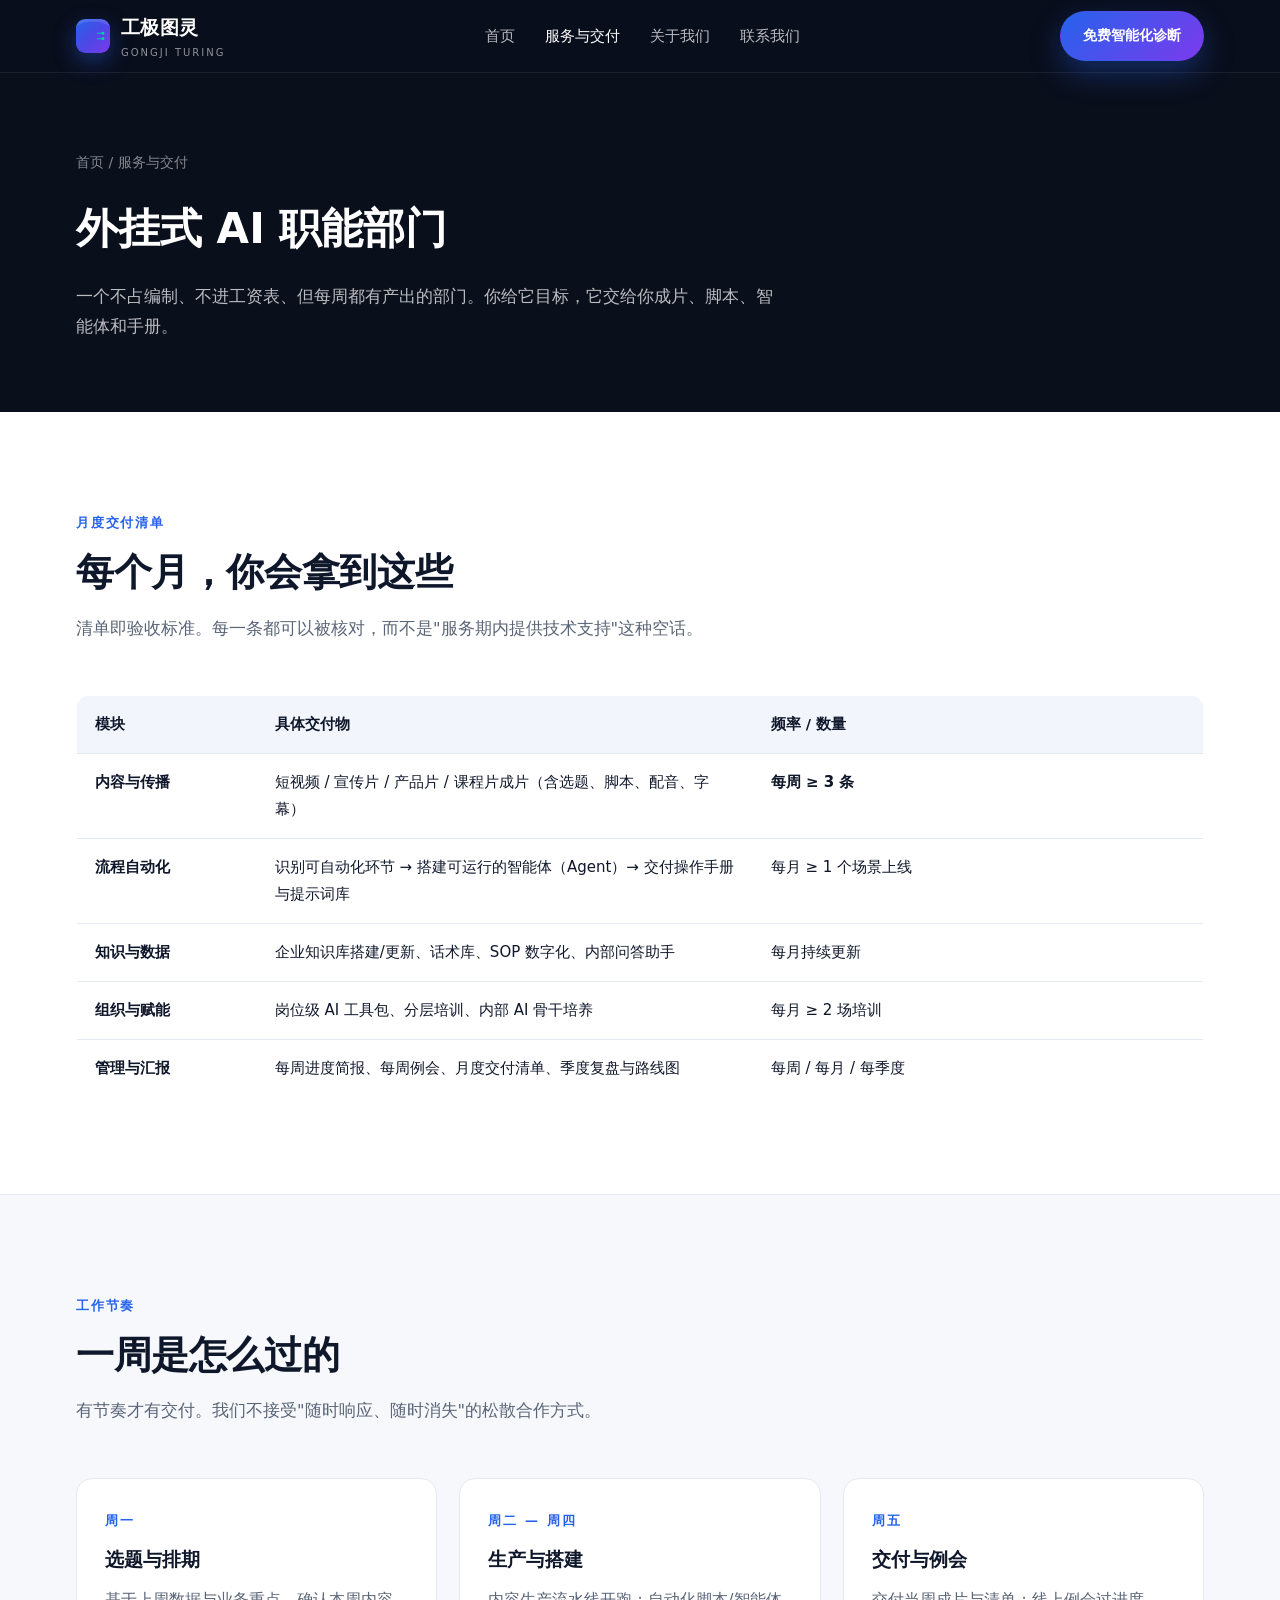
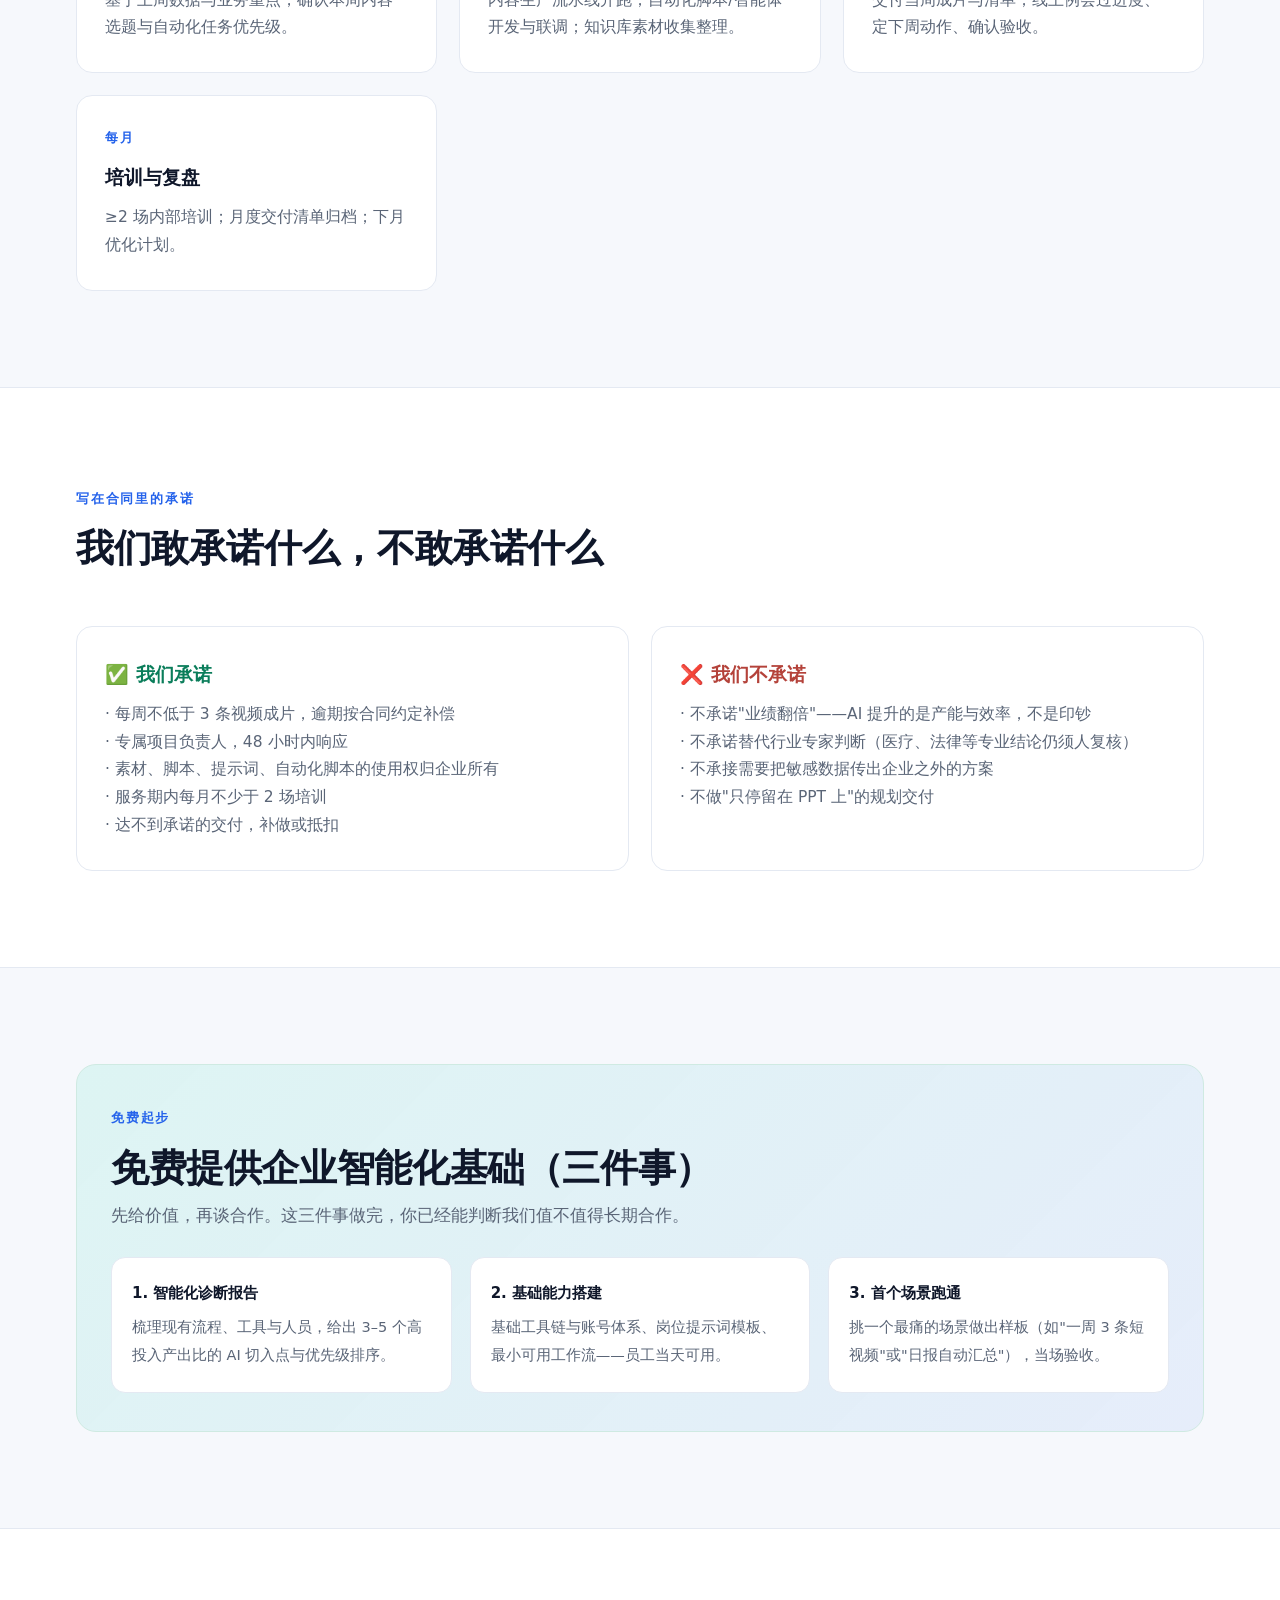
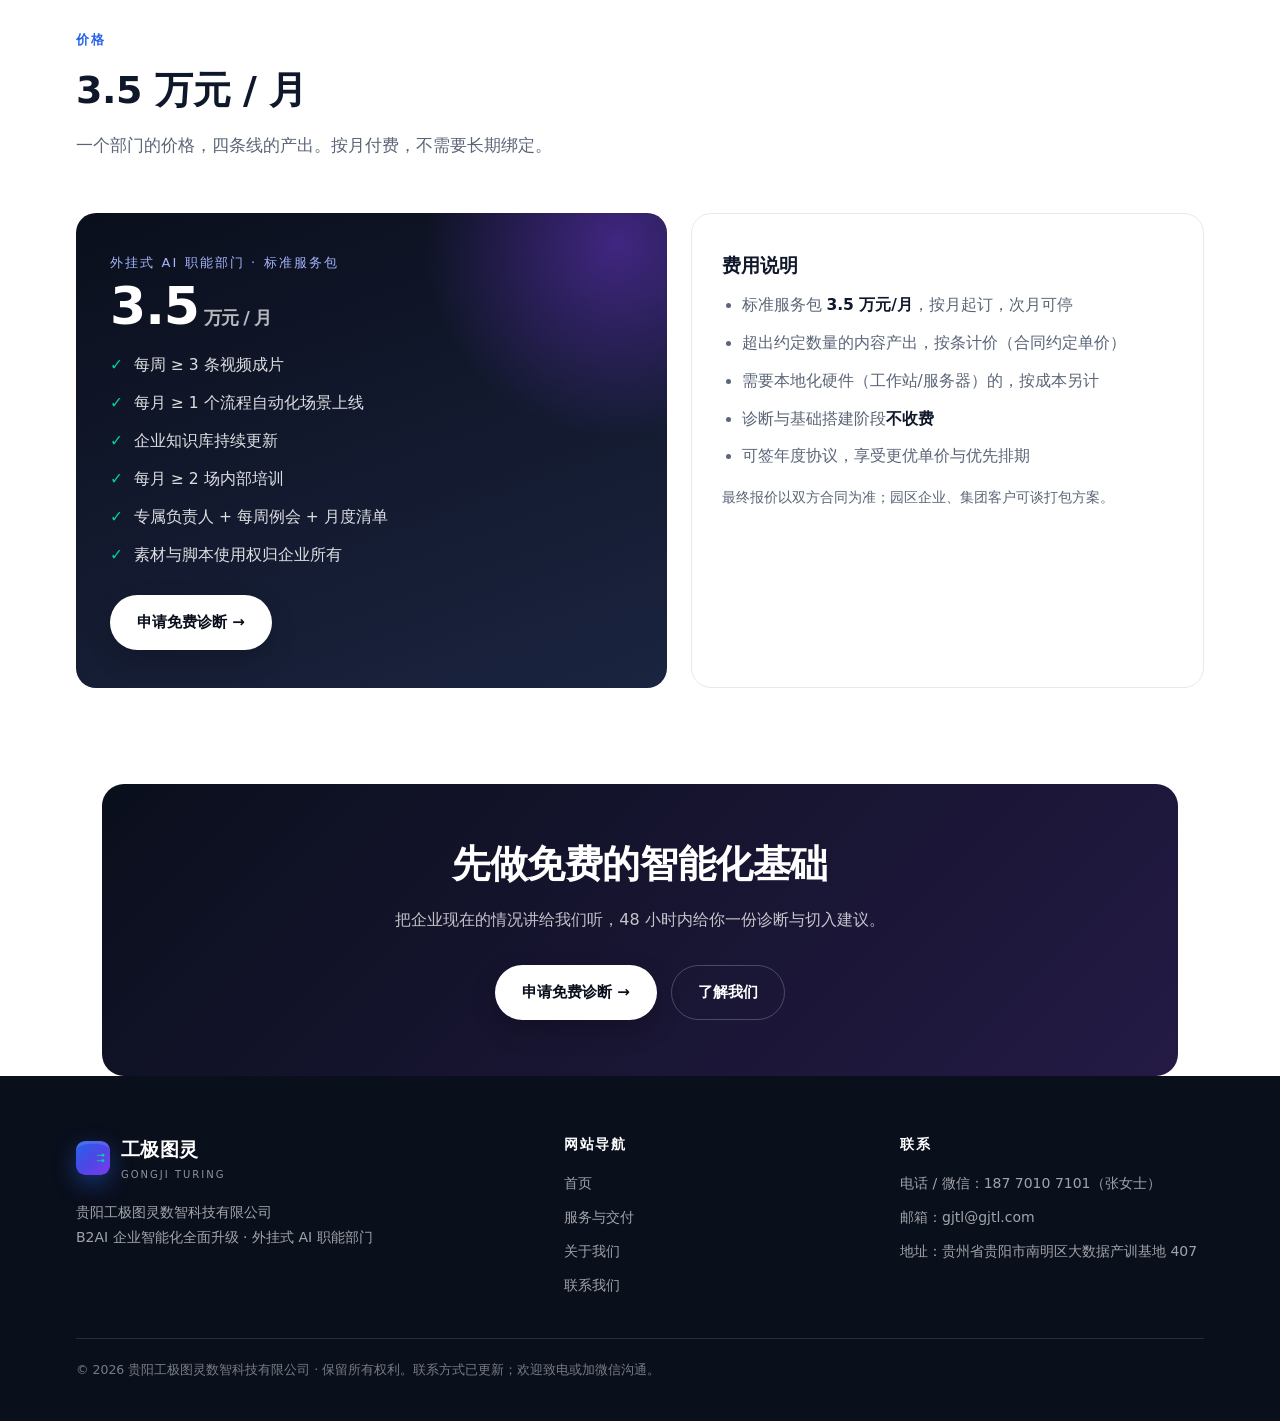
<file: service.html>
<!DOCTYPE html>
<html lang="zh-CN">
<head>
<meta charset="UTF-8">
<meta name="viewport" content="width=device-width, initial-scale=1">
<title>服务与交付 — 工极图灵 · 外挂式 AI 职能部门</title>
<meta name="description" content="工极图灵外挂式 AI 职能部门：每周不低于 3 条视频、月度交付清单、四个月度模块、免费企业智能化基础。3.5 万元/月，按月付费随时可停。">
<link rel="icon" href="assets/favicon.svg">
<link rel="stylesheet" href="style.css">
</head>
<body>

<header>
  <div class="wrap">
    <a class="brand" href="index.html"><img class="mark" src="assets/logo.svg" alt="工极图灵"><span>工极图灵<small>GONGJI TURING</small></span></a>
    <nav class="main">
      <a href="index.html">首页</a>
      <a href="service.html" class="active">服务与交付</a>
      <a href="about.html">关于我们</a>
      <a href="contact.html">联系我们</a>
    </nav>
    <a class="btn btn-primary" href="contact.html" style="padding:11px 22px;font-size:14px">免费智能化诊断</a>
  </div>
</header>

<div class="page-head">
  <div class="wrap">
    <div class="breadcrumb"><a href="index.html">首页</a> / 服务与交付</div>
    <h1>外挂式 AI 职能部门</h1>
    <p>一个不占编制、不进工资表、但每周都有产出的部门。你给它目标，它交给你成片、脚本、智能体和手册。</p>
  </div>
</div>

<!-- 月度交付清单 -->
<section>
  <div class="wrap">
    <div class="sec-head reveal">
      <span class="tag">月度交付清单</span>
      <h2>每个月，你会拿到这些</h2>
      <p class="sub">清单即验收标准。每一条都可以被核对，而不是"服务期内提供技术支持"这种空话。</p>
    </div>
    <div class="reveal" style="overflow-x:auto">
      <table>
        <thead><tr><th style="width:16%">模块</th><th style="width:44%">具体交付物</th><th>频率 / 数量</th></tr></thead>
        <tbody>
          <tr><td><b>内容与传播</b></td><td>短视频 / 宣传片 / 产品片 / 课程片成片（含选题、脚本、配音、字幕）</td><td><b>每周 ≥ 3 条</b></td></tr>
          <tr><td><b>流程自动化</b></td><td>识别可自动化环节 → 搭建可运行的智能体（Agent）→ 交付操作手册与提示词库</td><td>每月 ≥ 1 个场景上线</td></tr>
          <tr><td><b>知识与数据</b></td><td>企业知识库搭建/更新、话术库、SOP 数字化、内部问答助手</td><td>每月持续更新</td></tr>
          <tr><td><b>组织与赋能</b></td><td>岗位级 AI 工具包、分层培训、内部 AI 骨干培养</td><td>每月 ≥ 2 场培训</td></tr>
          <tr><td><b>管理与汇报</b></td><td>每周进度简报、每周例会、月度交付清单、季度复盘与路线图</td><td>每周 / 每月 / 每季度</td></tr>
        </tbody>
      </table>
    </div>
  </div>
</section>

<!-- 工作节奏 -->
<section class="alt">
  <div class="wrap">
    <div class="sec-head reveal">
      <span class="tag">工作节奏</span>
      <h2>一周是怎么过的</h2>
      <p class="sub">有节奏才有交付。我们不接受"随时响应、随时消失"的松散合作方式。</p>
    </div>
    <div class="grid">
      <div class="card reveal"><div class="no">周一</div><h3>选题与排期</h3><p>基于上周数据与业务重点，确认本周内容选题与自动化任务优先级。</p></div>
      <div class="card reveal"><div class="no">周二 — 周四</div><h3>生产与搭建</h3><p>内容生产流水线开跑；自动化脚本/智能体开发与联调；知识库素材收集整理。</p></div>
      <div class="card reveal"><div class="no">周五</div><h3>交付与例会</h3><p>交付当周成片与清单；线上例会过进度、定下周动作、确认验收。</p></div>
      <div class="card reveal"><div class="no">每月</div><h3>培训与复盘</h3><p>≥2 场内部培训；月度交付清单归档；下月优化计划。</p></div>
    </div>
  </div>
</section>

<!-- 交付承诺 -->
<section>
  <div class="wrap">
    <div class="sec-head reveal">
      <span class="tag">写在合同里的承诺</span>
      <h2>我们敢承诺什么，不敢承诺什么</h2>
    </div>
    <div class="grid">
      <div class="card reveal">
        <h3 style="color:#0a7d5a">✅ 我们承诺</h3>
        <p>
          · 每周不低于 3 条视频成片，逾期按合同约定补偿<br>
          · 专属项目负责人，48 小时内响应<br>
          · 素材、脚本、提示词、自动化脚本的使用权归企业所有<br>
          · 服务期内每月不少于 2 场培训<br>
          · 达不到承诺的交付，补做或抵扣
        </p>
      </div>
      <div class="card reveal">
        <h3 style="color:#b4423a">❌ 我们不承诺</h3>
        <p>
          · 不承诺"业绩翻倍"——AI 提升的是产能与效率，不是印钞<br>
          · 不承诺替代行业专家判断（医疗、法律等专业结论仍须人复核）<br>
          · 不承接需要把敏感数据传出企业之外的方案<br>
          · 不做"只停留在 PPT 上"的规划交付
        </p>
      </div>
    </div>
  </div>
</section>

<!-- 免费基础包 -->
<section class="alt">
  <div class="wrap">
    <div class="free reveal">
      <span class="tag">免费起步</span>
      <h2>免费提供企业智能化基础（三件事）</h2>
      <p class="sub">先给价值，再谈合作。这三件事做完，你已经能判断我们值不值得长期合作。</p>
      <div class="steps">
        <div class="step"><b>1. 智能化诊断报告</b><span>梳理现有流程、工具与人员，给出 3–5 个高投入产出比的 AI 切入点与优先级排序。</span></div>
        <div class="step"><b>2. 基础能力搭建</b><span>基础工具链与账号体系、岗位提示词模板、最小可用工作流——员工当天可用。</span></div>
        <div class="step"><b>3. 首个场景跑通</b><span>挑一个最痛的场景做出样板（如"一周 3 条短视频"或"日报自动汇总"），当场验收。</span></div>
      </div>
    </div>
  </div>
</section>

<!-- 价格 -->
<section id="price">
  <div class="wrap">
    <div class="sec-head reveal">
      <span class="tag">价格</span>
      <h2>3.5 万元 / 月</h2>
      <p class="sub">一个部门的价格，四条线的产出。按月付费，不需要长期绑定。</p>
    </div>
    <div class="price-wrap">
      <div class="price-card reveal">
        <div style="font-size:13px;letter-spacing:.16em;color:#a5b4fc">外挂式 AI 职能部门 · 标准服务包</div>
        <div class="amount">3.5<small> 万元 / 月</small></div>
        <ul>
          <li>每周 ≥ 3 条视频成片</li>
          <li>每月 ≥ 1 个流程自动化场景上线</li>
          <li>企业知识库持续更新</li>
          <li>每月 ≥ 2 场内部培训</li>
          <li>专属负责人 + 每周例会 + 月度清单</li>
          <li>素材与脚本使用权归企业所有</li>
        </ul>
        <div style="margin-top:26px"><a class="btn btn-light" href="contact.html">申请免费诊断 →</a></div>
      </div>
      <div class="include reveal">
        <h3>费用说明</h3>
        <ul>
          <li>标准服务包 <b>3.5 万元/月</b>，按月起订，次月可停</li>
          <li>超出约定数量的内容产出，按条计价（合同约定单价）</li>
          <li>需要本地化硬件（工作站/服务器）的，按成本另计</li>
          <li>诊断与基础搭建阶段<b>不收费</b></li>
          <li>可签年度协议，享受更优单价与优先排期</li>
        </ul>
        <p class="dim" style="font-size:14px;margin-top:14px">最终报价以双方合同为准；园区企业、集团客户可谈打包方案。</p>
      </div>
    </div>
  </div>
</section>

<div class="wrap">
  <div class="cta reveal">
    <h2>先做免费的智能化基础</h2>
    <p>把企业现在的情况讲给我们听，48 小时内给你一份诊断与切入建议。</p>
    <div style="display:flex;gap:14px;justify-content:center;flex-wrap:wrap">
      <a class="btn btn-light" href="contact.html">申请免费诊断 →</a>
      <a class="btn btn-ghost" href="about.html">了解我们</a>
    </div>
  </div>
</div>

<footer>
  <div class="wrap">
    <div class="cols">
      <div>
        <div class="brand" style="margin-bottom:16px"><img class="mark" src="assets/logo.svg" alt="工极图灵"><span>工极图灵<small>GONGJI TURING</small></span></div>
        <p style="margin:0;max-width:360px">贵阳工极图灵数智科技有限公司<br>B2AI 企业智能化全面升级 · 外挂式 AI 职能部门</p>
      </div>
      <div><h4>网站导航</h4><ul>
        <li><a href="index.html">首页</a></li><li><a href="service.html">服务与交付</a></li>
        <li><a href="about.html">关于我们</a></li><li><a href="contact.html">联系我们</a></li></ul></div>
      <div><h4>联系</h4><ul>
        <li>电话 / 微信：<a href="tel:18770107101">187 7010 7101</a>（张女士）</li>
          <li>邮箱：<a href="mailto:gjtl@gjtl.com">gjtl@gjtl.com</a></li><li>地址：贵州省贵阳市南明区大数据产训基地 407</li></ul></div>
    </div>
    <div class="fnote">© 2026 贵阳工极图灵数智科技有限公司 · 保留所有权利。联系方式已更新；欢迎致电或加微信沟通。</div>
  </div>
</footer>

<script>
  document.documentElement.classList.add('js');
  const io=new IntersectionObserver(es=>{es.forEach(e=>{if(e.isIntersecting){e.target.classList.add('in');io.unobserve(e.target)}})},{threshold:.12});
  document.querySelectorAll('.reveal').forEach((el,i)=>{el.style.transitionDelay=(i%5*60)+'ms';io.observe(el)});
</script>
</body>
</html>
</file>
<file: style.css>
/* ============================================================
   贵阳工极图灵数智科技有限公司 · 官网样式
   风格：科技感深色首屏 + 明亮正文（AI 服务商的专业可信感）
   换肤：改下面 :root 的变量即可
   ============================================================ */
:root{
  --ink:#0a0f1c;
  --ink-2:#111827;
  --paper:#ffffff;
  --paper-2:#f6f8fc;
  --line:#e4e9f2;
  --fg:#0f172a;
  --fg-dim:#5a6577;
  --brand:#2563eb;          /* 科技蓝 */
  --brand-2:#7c3aed;        /* 紫 */
  --accent:#00d3a7;         /* 青绿：交付/成功 */
  --warn:#f59e0b;
  --radius:16px;
  --maxw:1180px;
  --font:"Microsoft YaHei","PingFang SC","Hiragino Sans GB",system-ui,-apple-system,"Segoe UI",Roboto,sans-serif;
}
*{box-sizing:border-box}
html{scroll-behavior:smooth}
body{margin:0;background:var(--paper);color:var(--fg);font-family:var(--font);line-height:1.8;-webkit-font-smoothing:antialiased;overflow-x:hidden}
a{color:inherit;text-decoration:none}
.wrap{max-width:var(--maxw);margin:0 auto;padding:0 26px}
.dim{color:var(--fg-dim)}
.center{text-align:center}

/* ---------- 导航 ---------- */
header{position:fixed;inset:0 0 auto;z-index:60;background:rgba(10,15,28,.86);backdrop-filter:blur(16px);border-bottom:1px solid rgba(255,255,255,.08)}
header .wrap{display:flex;align-items:center;justify-content:space-between;height:72px}
.brand{display:flex;align-items:center;gap:11px;color:#fff;font-weight:700;font-size:19px;letter-spacing:.02em}
.brand .mark{width:34px;height:34px;border-radius:9px;display:block;flex:none;box-shadow:0 8px 22px rgba(37,99,235,.42)}
.brand small{display:block;font-size:10px;letter-spacing:.2em;color:rgba(255,255,255,.55);font-weight:400}
nav.main{display:flex;gap:30px;font-size:15px}
nav.main a{color:rgba(255,255,255,.72);transition:color .2s}
nav.main a:hover,nav.main a.active{color:#fff}

.btn{display:inline-flex;align-items:center;gap:8px;border-radius:999px;padding:13px 26px;font-size:15px;font-weight:600;
  border:1px solid transparent;cursor:pointer;transition:transform .2s,box-shadow .2s,background .2s}
.btn-primary{background:linear-gradient(135deg,var(--brand),var(--brand-2));color:#fff;box-shadow:0 12px 30px rgba(37,99,235,.35)}
.btn-ghost{border-color:rgba(255,255,255,.22);color:#fff}
.btn-light{background:#fff;color:var(--ink);box-shadow:0 10px 26px rgba(0,0,0,.18)}
.btn-outline{border-color:var(--line);color:var(--fg)}
.btn:hover{transform:translateY(-2px)}

/* ---------- Hero ---------- */
.hero{position:relative;background:var(--ink);color:#fff;padding:170px 0 110px;overflow:hidden}
.hero::before{content:"";position:absolute;width:920px;height:920px;right:-300px;top:-380px;border-radius:50%;
  background:radial-gradient(circle,rgba(124,58,237,.42),rgba(124,58,237,0) 62%);animation:float 15s ease-in-out infinite}
.hero::after{content:"";position:absolute;width:760px;height:760px;left:-260px;bottom:-380px;border-radius:50%;
  background:radial-gradient(circle,rgba(0,211,167,.28),rgba(0,211,167,0) 62%)}
@keyframes float{0%,100%{transform:translate(0,0)}50%{transform:translate(-40px,34px)}}
.hero .wrap{position:relative;z-index:1}
.badge{display:inline-flex;align-items:center;gap:9px;font-size:13.5px;color:#cbd5ff;
  border:1px solid rgba(124,58,237,.5);background:rgba(124,58,237,.14);border-radius:999px;padding:7px 16px;margin-bottom:24px}
.hero h1{font-size:clamp(31px,4.7vw,56px);line-height:1.25;margin:0 0 22px;letter-spacing:-.01em;font-weight:800}
.hero h1 em{font-style:normal;background:linear-gradient(100deg,#7cc4ff,#a78bfa 45%,var(--accent));
  -webkit-background-clip:text;background-clip:text;color:transparent}
.hero .lead{font-size:clamp(16px,1.7vw,19.5px);color:rgba(255,255,255,.76);max-width:700px;margin:0 0 30px}
.kpis{display:flex;gap:14px;flex-wrap:wrap;margin:0 0 34px}
.kpi{border:1px solid rgba(255,255,255,.16);background:rgba(255,255,255,.05);border-radius:12px;padding:12px 18px}
.kpi b{display:block;font-size:19px;color:#fff}
.kpi span{font-size:12.5px;color:rgba(255,255,255,.62)}
.hero-actions{display:flex;gap:14px;flex-wrap:wrap}

/* ---------- 通用区块 ---------- */
section{padding:96px 0}
.sec-head{max-width:780px;margin-bottom:52px}
.tag{display:inline-block;font-size:13px;letter-spacing:.14em;color:var(--brand);font-weight:700;margin-bottom:14px}
h2{font-size:clamp(25px,3.3vw,38px);margin:0 0 16px;letter-spacing:-.01em;font-weight:800;line-height:1.3}
h3{font-size:19px;margin:0 0 10px}
.sub{color:var(--fg-dim);font-size:16.5px;margin:0}
.alt{background:var(--paper-2);border-top:1px solid var(--line);border-bottom:1px solid var(--line)}

.grid{display:grid;gap:22px;grid-template-columns:repeat(auto-fit,minmax(290px,1fr))}
.card{background:#fff;border:1px solid var(--line);border-radius:var(--radius);padding:30px 28px;transition:transform .25s,box-shadow .25s,border-color .25s}
.card:hover{transform:translateY(-5px);box-shadow:0 20px 46px rgba(15,23,42,.10);border-color:#c9d6ee}
.card .ico{width:44px;height:44px;border-radius:12px;display:grid;place-items:center;font-size:20px;margin-bottom:16px;
  background:linear-gradient(135deg,rgba(37,99,235,.12),rgba(124,58,237,.14))}
.card p{margin:0;color:var(--fg-dim);font-size:15.5px}
.card .no{font-size:13px;letter-spacing:.16em;color:var(--brand);font-weight:700;margin-bottom:10px}

/* 痛点 */
.pain{border-left:3px solid var(--warn);background:#fff;border-radius:0 12px 12px 0;padding:20px 24px;border:1px solid var(--line);border-left-width:3px}
.pain h3{font-size:17px;margin-bottom:6px}
.pain p{margin:0;color:var(--fg-dim);font-size:15px}

/* 对比表 */
table{width:100%;border-collapse:collapse;font-size:15px;background:#fff;border:1px solid var(--line);border-radius:12px;overflow:hidden}
th,td{padding:15px 18px;text-align:left;border-bottom:1px solid var(--line);vertical-align:top}
th{background:#f2f6fc;font-weight:700;font-size:14.5px}
tr:last-child td{border-bottom:0}
td.yes{color:#0a7d5a;font-weight:600}
td.no{color:#b4423a}

/* 价格 */
.price-wrap{display:grid;gap:24px;grid-template-columns:1.15fr 1fr;align-items:stretch}
.price-card{background:linear-gradient(160deg,var(--ink),#1b2440);color:#fff;border-radius:20px;padding:38px 34px;position:relative;overflow:hidden}
.price-card::after{content:"";position:absolute;width:420px;height:420px;right:-160px;top:-180px;border-radius:50%;
  background:radial-gradient(circle,rgba(124,58,237,.45),rgba(124,58,237,0) 65%)}
.price-card .amount{font-size:52px;font-weight:800;letter-spacing:-.02em;line-height:1;margin:6px 0 4px}
.price-card .amount small{font-size:18px;font-weight:600;color:rgba(255,255,255,.7)}
.price-card ul{margin:20px 0 0;padding:0;list-style:none}
.price-card li{padding-left:24px;position:relative;margin-bottom:10px;color:rgba(255,255,255,.86);font-size:15.5px}
.price-card li::before{content:"✓";position:absolute;left:0;color:var(--accent);font-weight:800}
.include{background:#fff;border:1px solid var(--line);border-radius:20px;padding:34px 30px}
.include ul{margin:0;padding-left:20px}
.include li{margin-bottom:10px;color:var(--fg-dim);font-size:15.5px}
.include li b{color:var(--fg)}

/* 免费包 */
.free{background:linear-gradient(135deg,rgba(0,211,167,.10),rgba(37,99,235,.08));border:1px solid #cfeae2;border-radius:20px;padding:38px 34px}
.free h2{margin-bottom:8px}
.steps{display:grid;gap:18px;grid-template-columns:repeat(auto-fit,minmax(220px,1fr));margin-top:26px}
.step{background:#fff;border:1px solid var(--line);border-radius:14px;padding:22px 20px}
.step b{display:block;font-size:15px;margin-bottom:6px}
.step span{font-size:14.5px;color:var(--fg-dim)}

/* FAQ */
details{background:#fff;border:1px solid var(--line);border-radius:12px;padding:18px 22px;margin-bottom:12px}
details[open]{border-color:#c9d6ee;box-shadow:0 10px 26px rgba(15,23,42,.06)}
summary{cursor:pointer;font-weight:700;font-size:16px;list-style:none}
summary::-webkit-details-marker{display:none}
summary::before{content:"+";color:var(--brand);font-weight:800;margin-right:10px}
details[open] summary::before{content:"−"}
details p{margin:12px 0 0;color:var(--fg-dim);font-size:15.5px}

/* CTA */
.cta{background:linear-gradient(135deg,var(--ink),#241a45);color:#fff;text-align:center;border-radius:22px;padding:56px 30px;margin:0 26px}
.cta h2{color:#fff}
.cta p{color:rgba(255,255,255,.75);max-width:640px;margin:0 auto 30px}

/* 表单 */
.form{display:grid;gap:16px;grid-template-columns:1fr 1fr;max-width:820px;margin:0 auto}
.form .full{grid-column:1/-1}
input,textarea,select{width:100%;background:#fff;border:1px solid var(--line);border-radius:10px;padding:14px 16px;
  color:var(--fg);font-family:var(--font);font-size:15px;outline:none;transition:border-color .2s}
input:focus,textarea:focus,select:focus{border-color:var(--brand)}
label{font-size:14px;color:var(--fg-dim);display:block;margin-bottom:6px}

/* 页脚 */
footer{background:var(--ink);color:rgba(255,255,255,.62);padding:56px 0 40px;font-size:14px}
footer .cols{display:grid;gap:32px;grid-template-columns:1.5fr 1fr 1fr}
footer h4{color:#fff;font-size:14px;letter-spacing:.12em;margin:0 0 14px}
footer ul{margin:0;padding:0;list-style:none}
footer li{margin-bottom:9px}
footer a:hover{color:#fff}
.fnote{margin-top:30px;padding-top:20px;border-top:1px solid rgba(255,255,255,.12);font-size:12.5px;color:rgba(255,255,255,.45);line-height:1.8}

/* 内页头 */
.page-head{background:var(--ink);color:#fff;padding:150px 0 70px}
.page-head h1{font-size:clamp(28px,3.8vw,42px);margin:0 0 14px}
.page-head p{color:rgba(255,255,255,.72);font-size:17px;margin:0;max-width:700px}
.breadcrumb{font-size:14px;color:rgba(255,255,255,.5);margin-bottom:16px}

/* 动画 */
html.js .reveal{opacity:0;transform:translateY(22px);transition:opacity .6s ease,transform .6s ease}
html.js .reveal.in{opacity:1;transform:none}

@media(max-width:980px){.price-wrap{grid-template-columns:1fr}footer .cols{grid-template-columns:1fr}}
@media(max-width:760px){
  nav.main{display:none}
  .hero{padding:130px 0 80px}
  section{padding:70px 0}
  .form{grid-template-columns:1fr}
  .cta{padding:42px 22px;margin:0 16px}
  header .wrap{height:62px}
}
</file>
